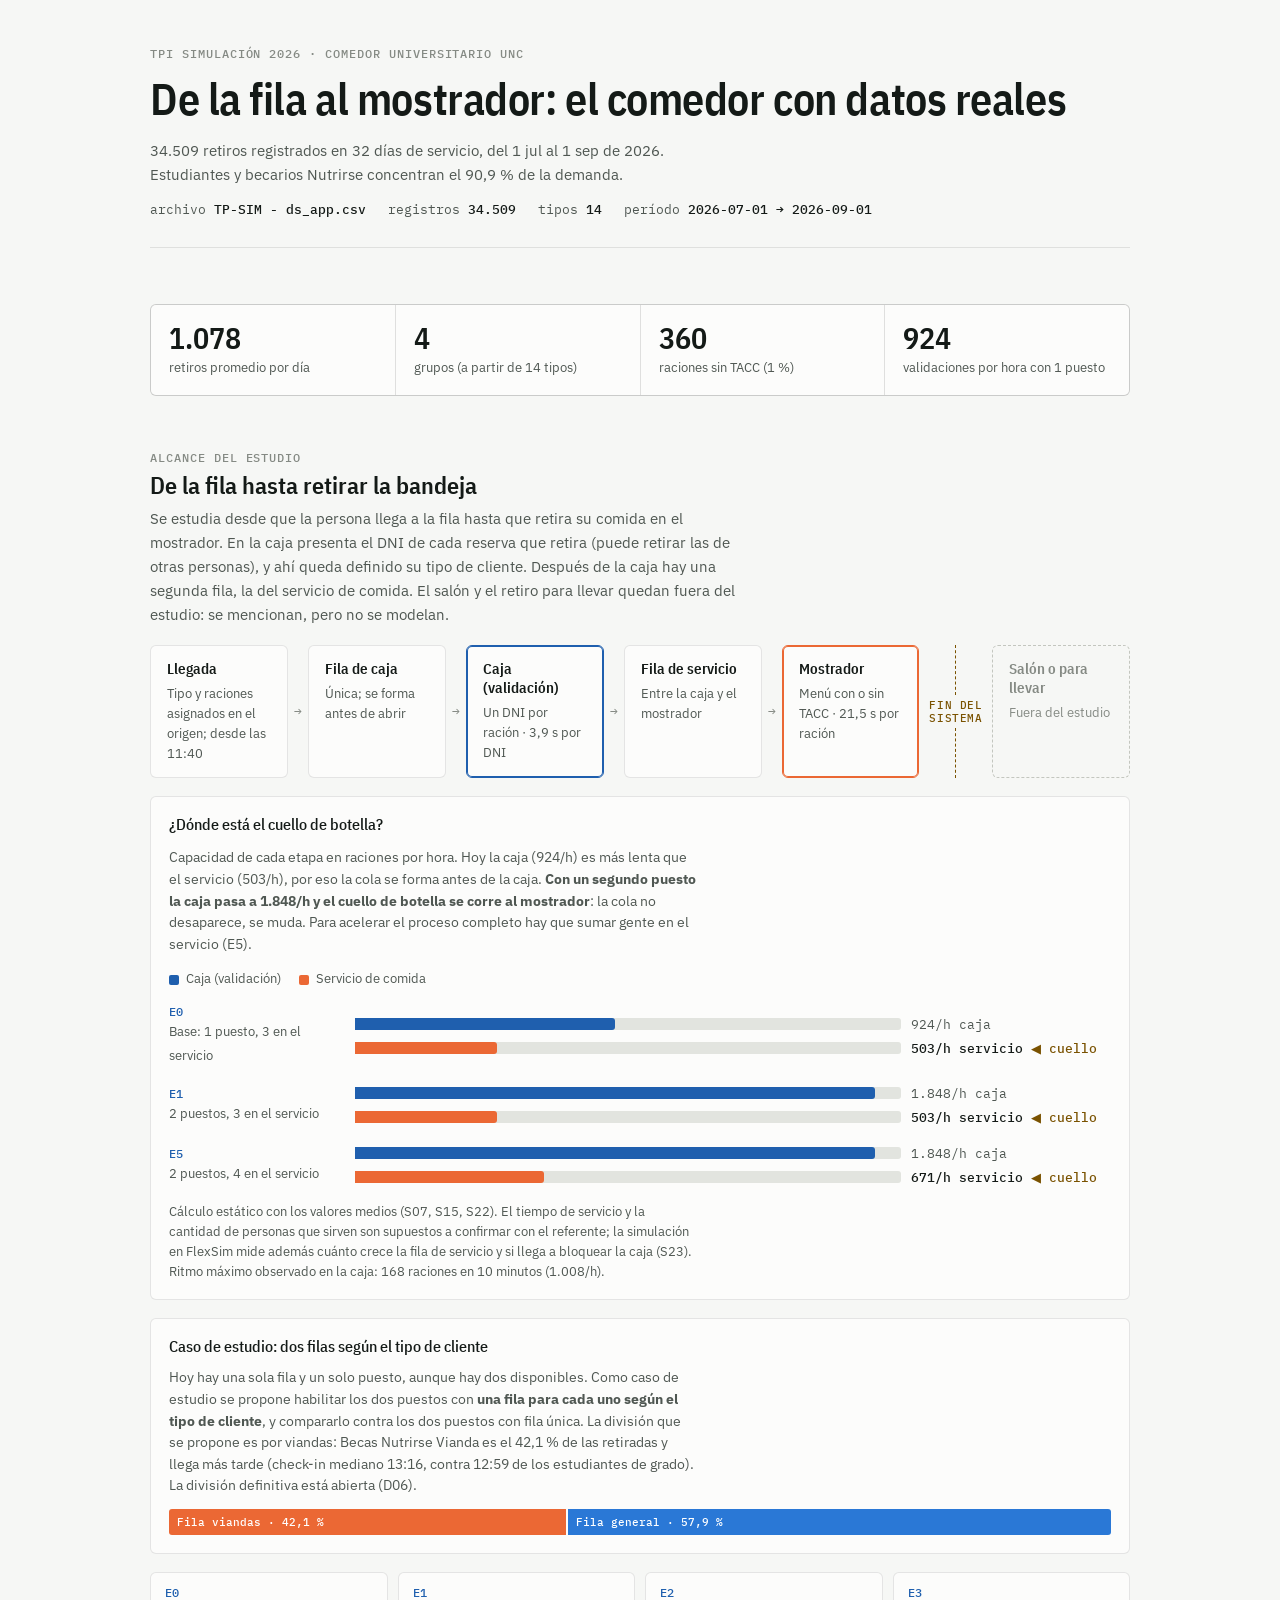
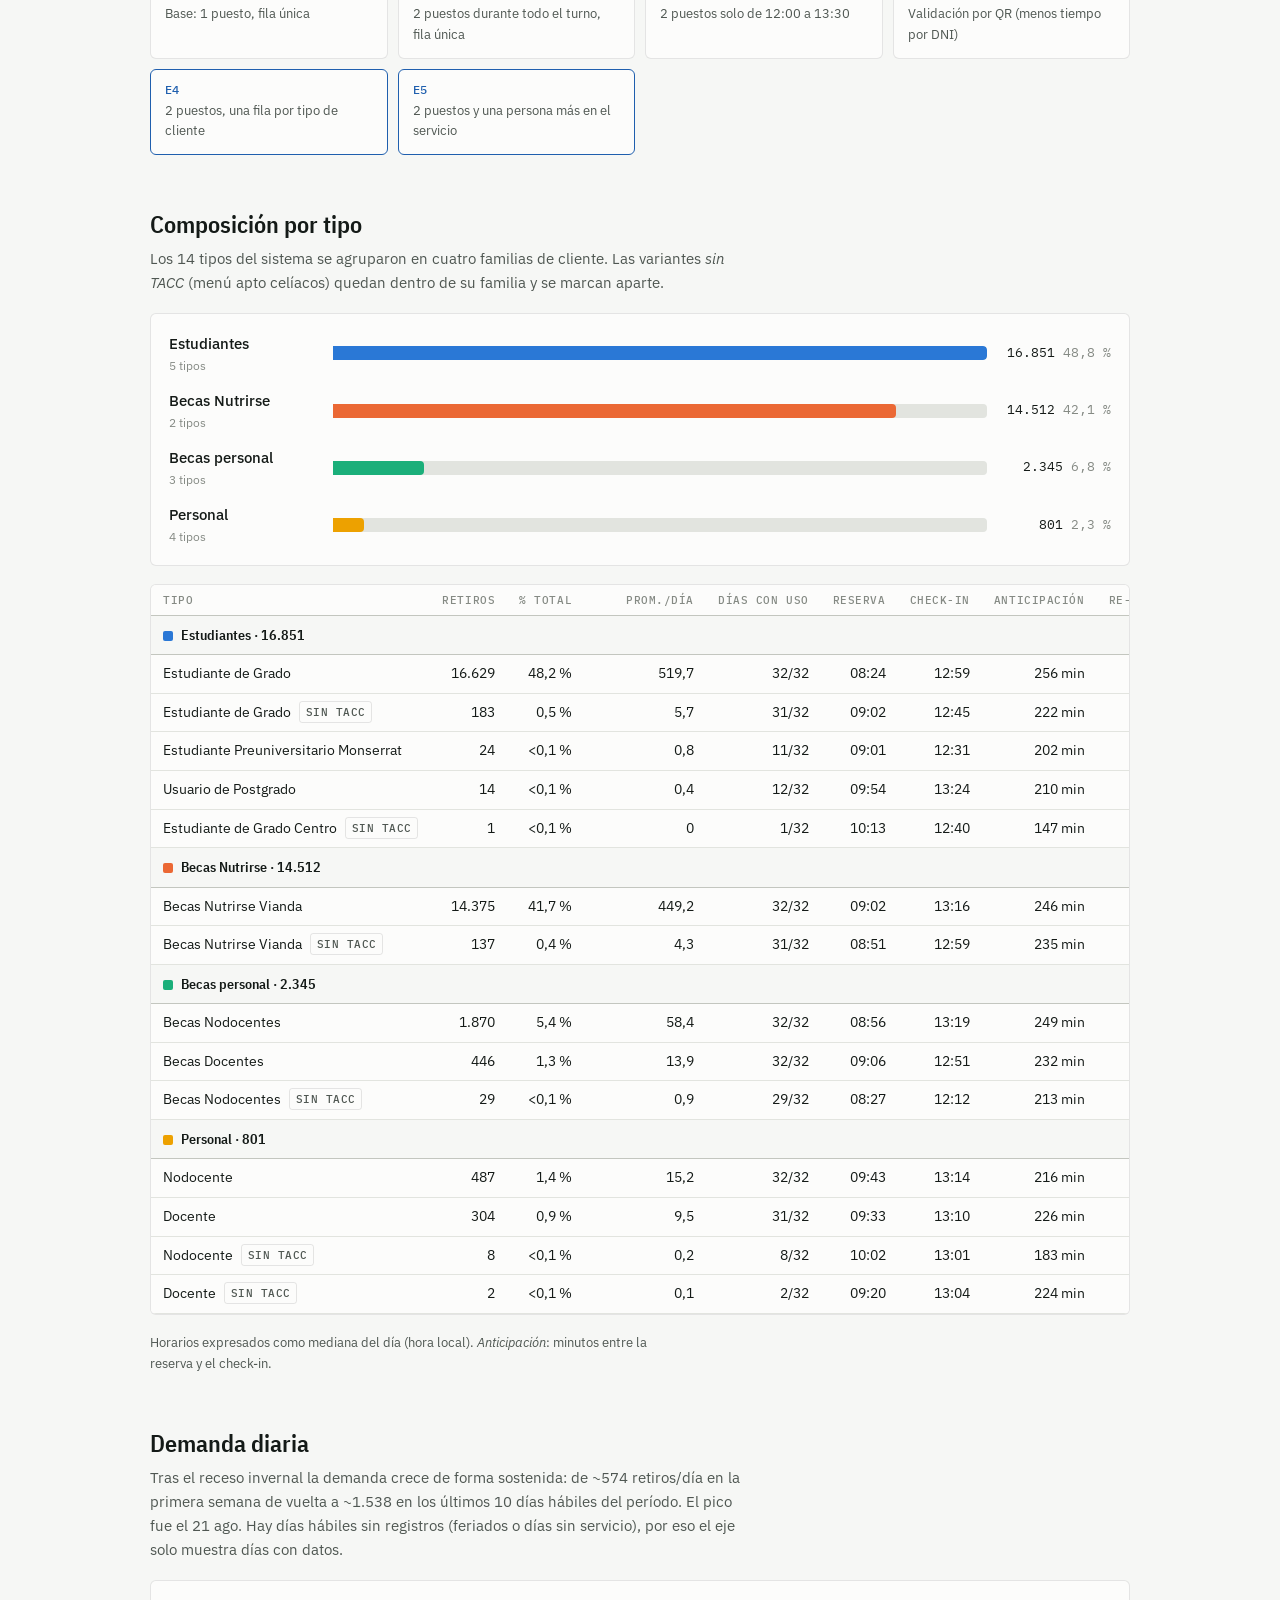
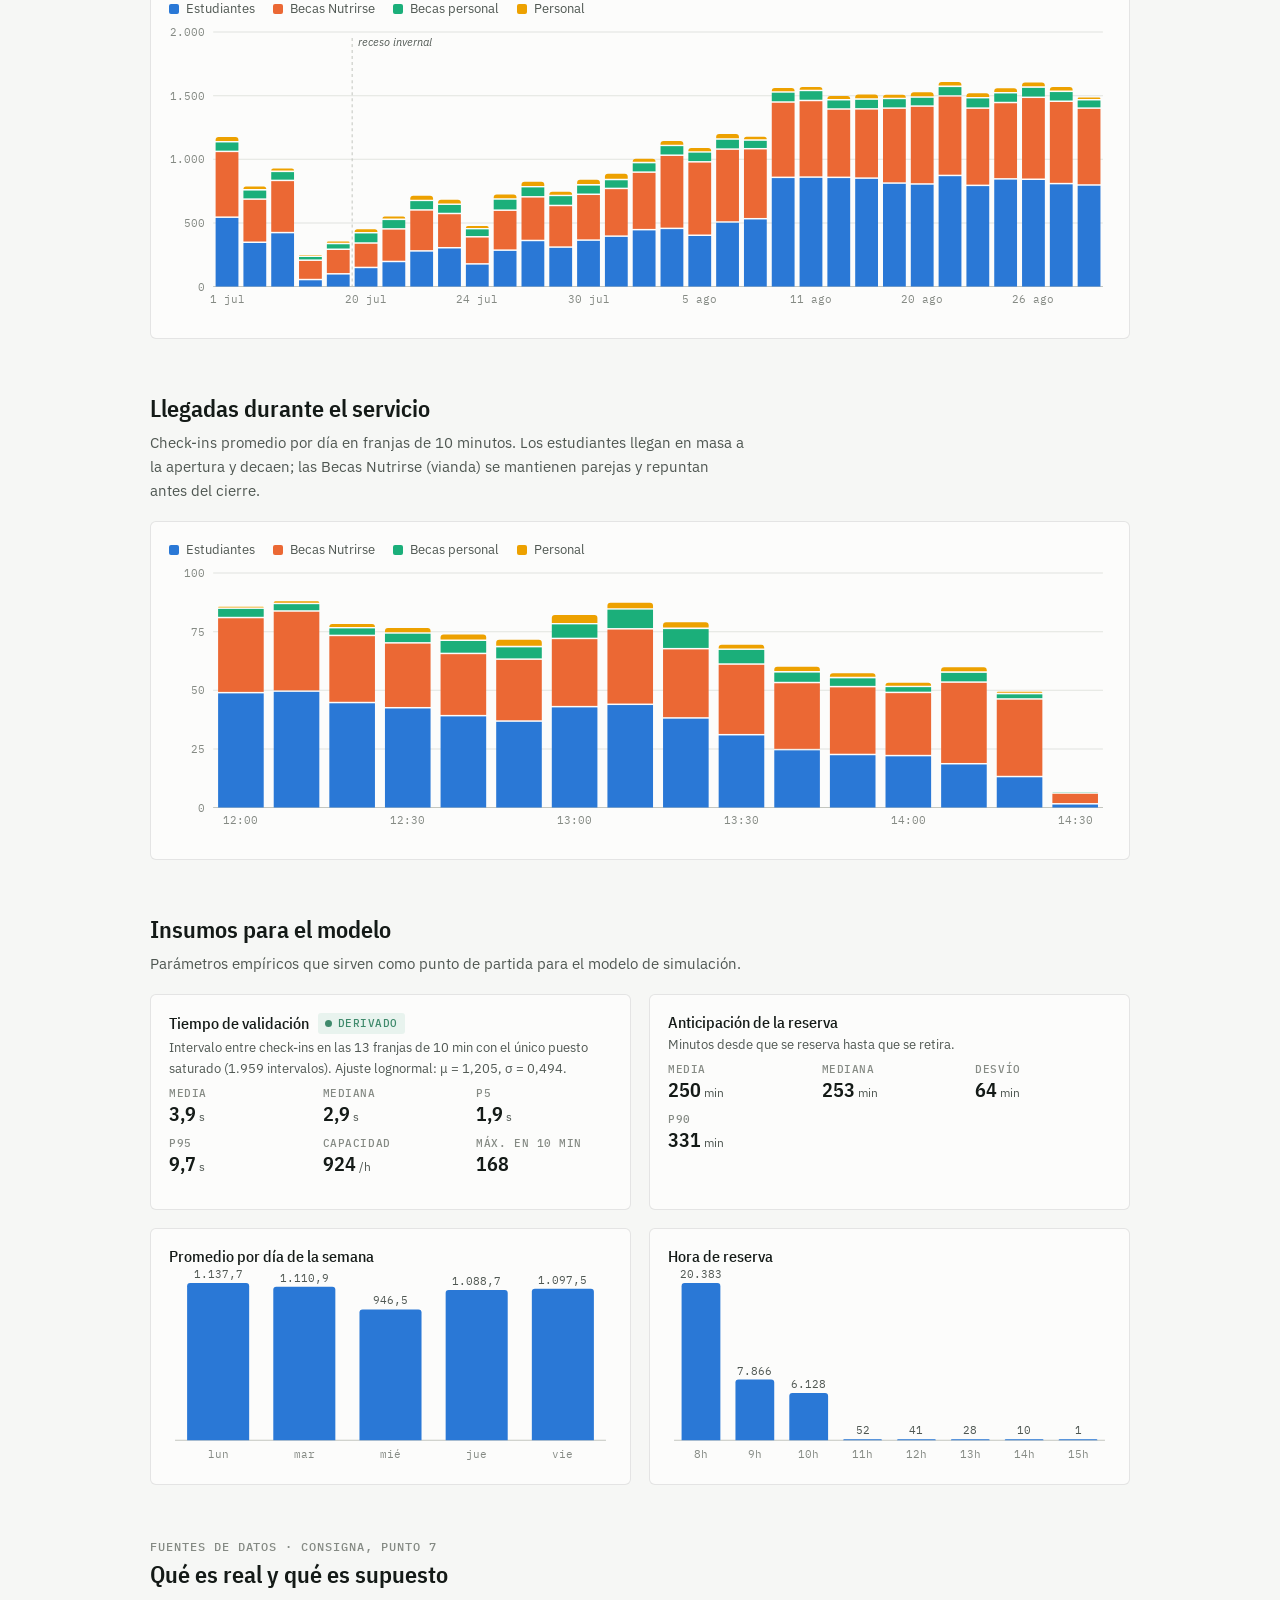
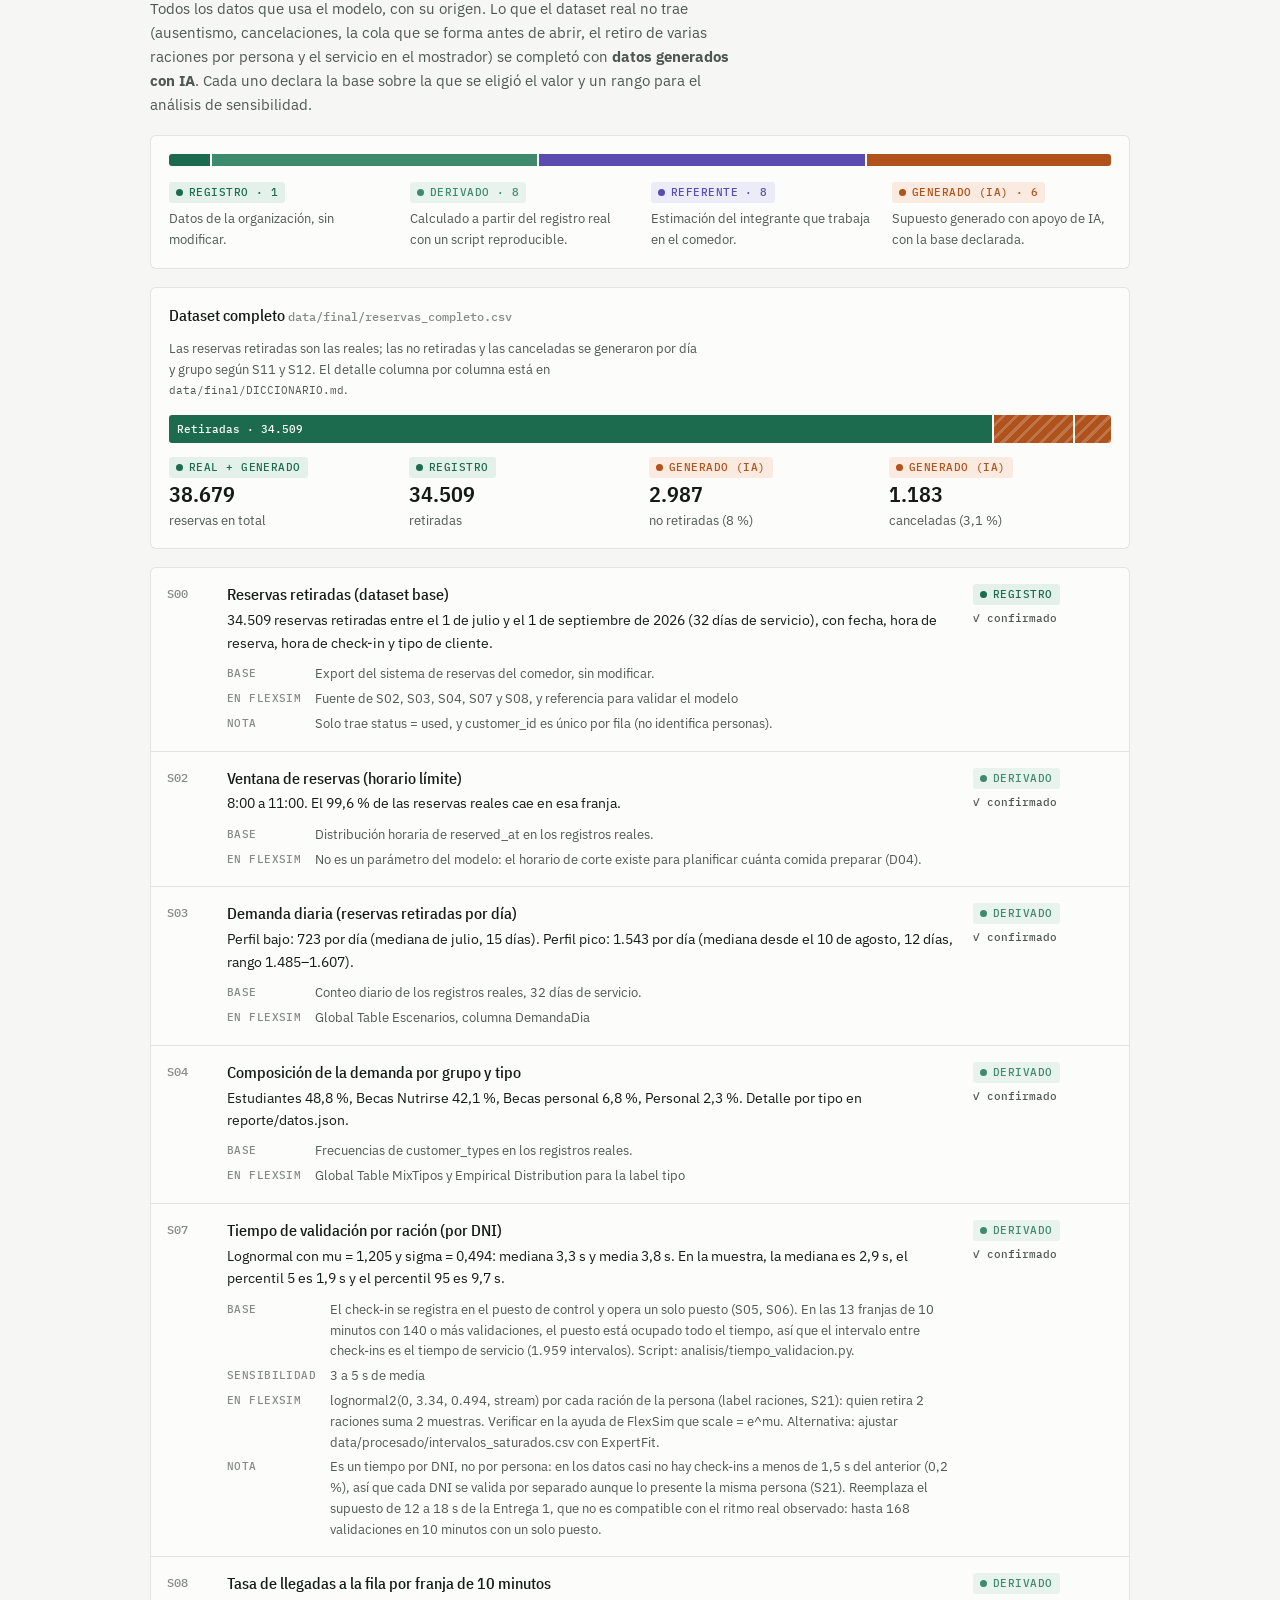
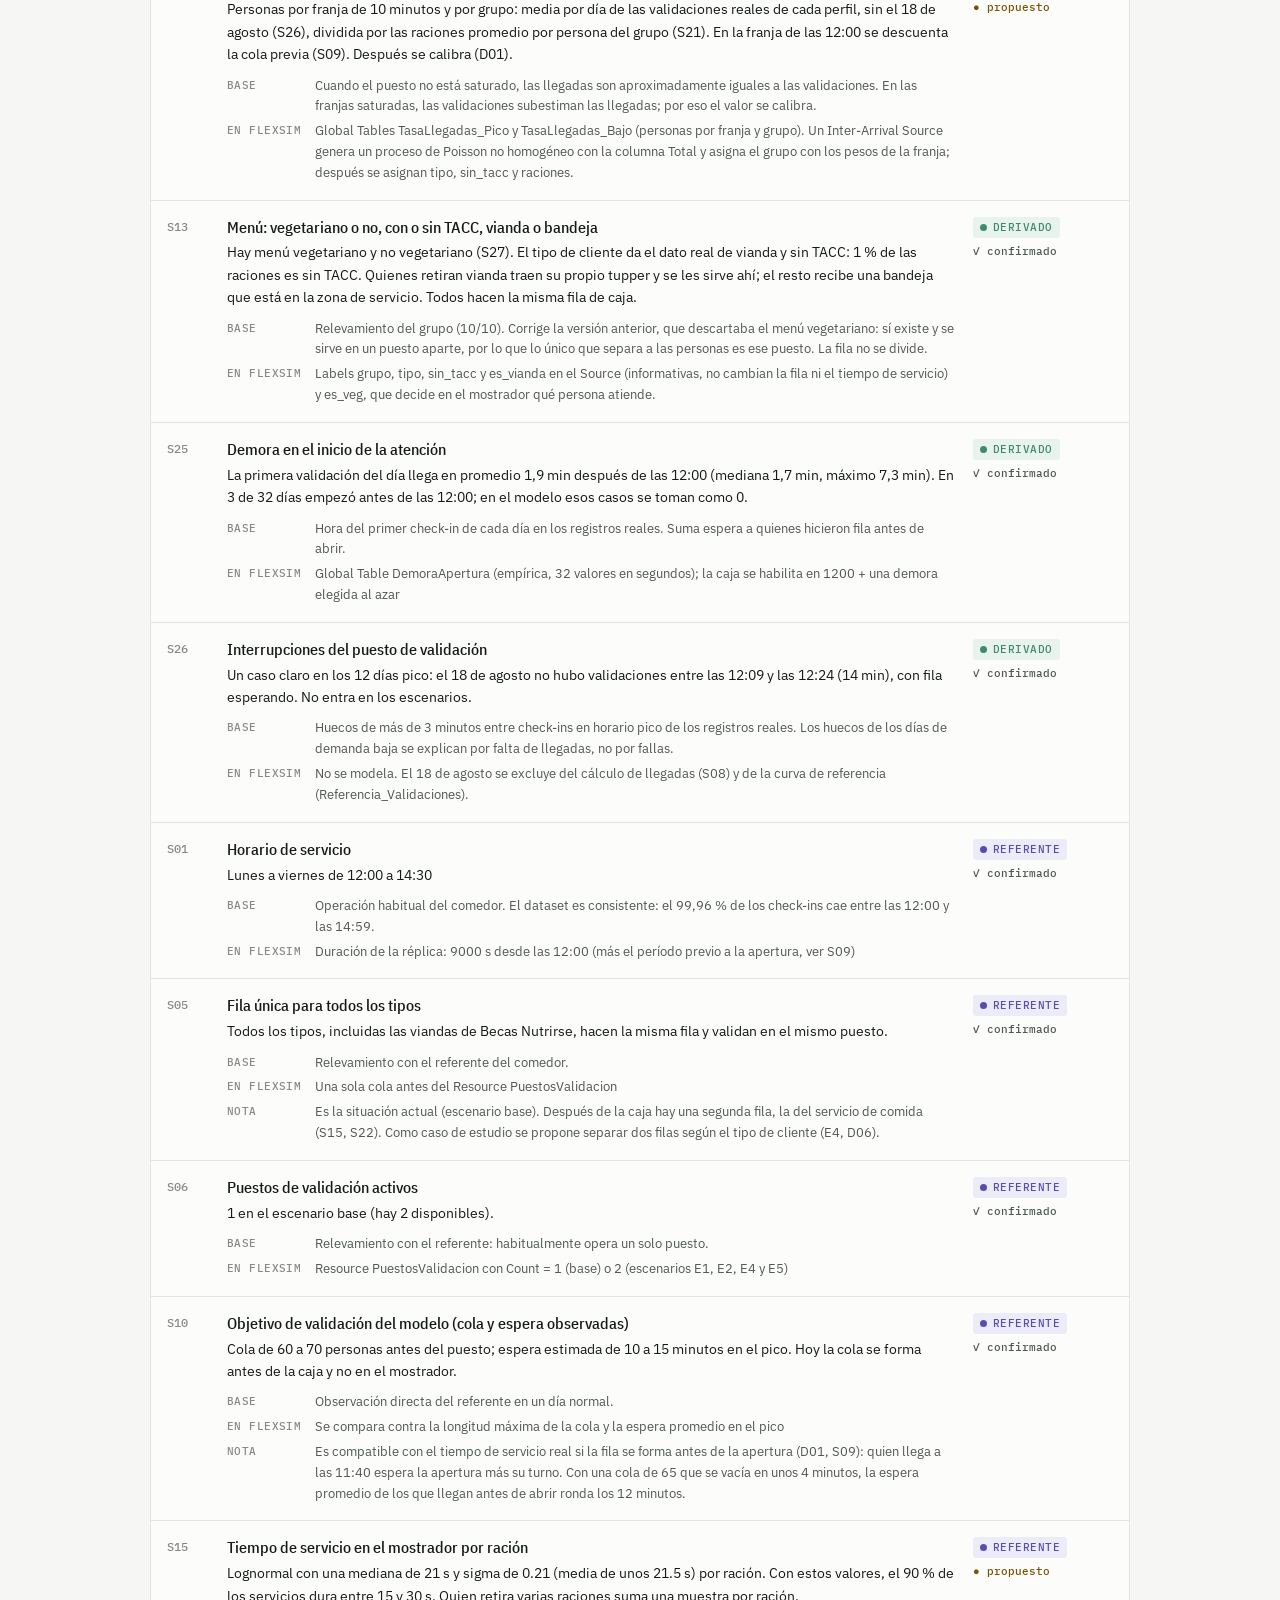
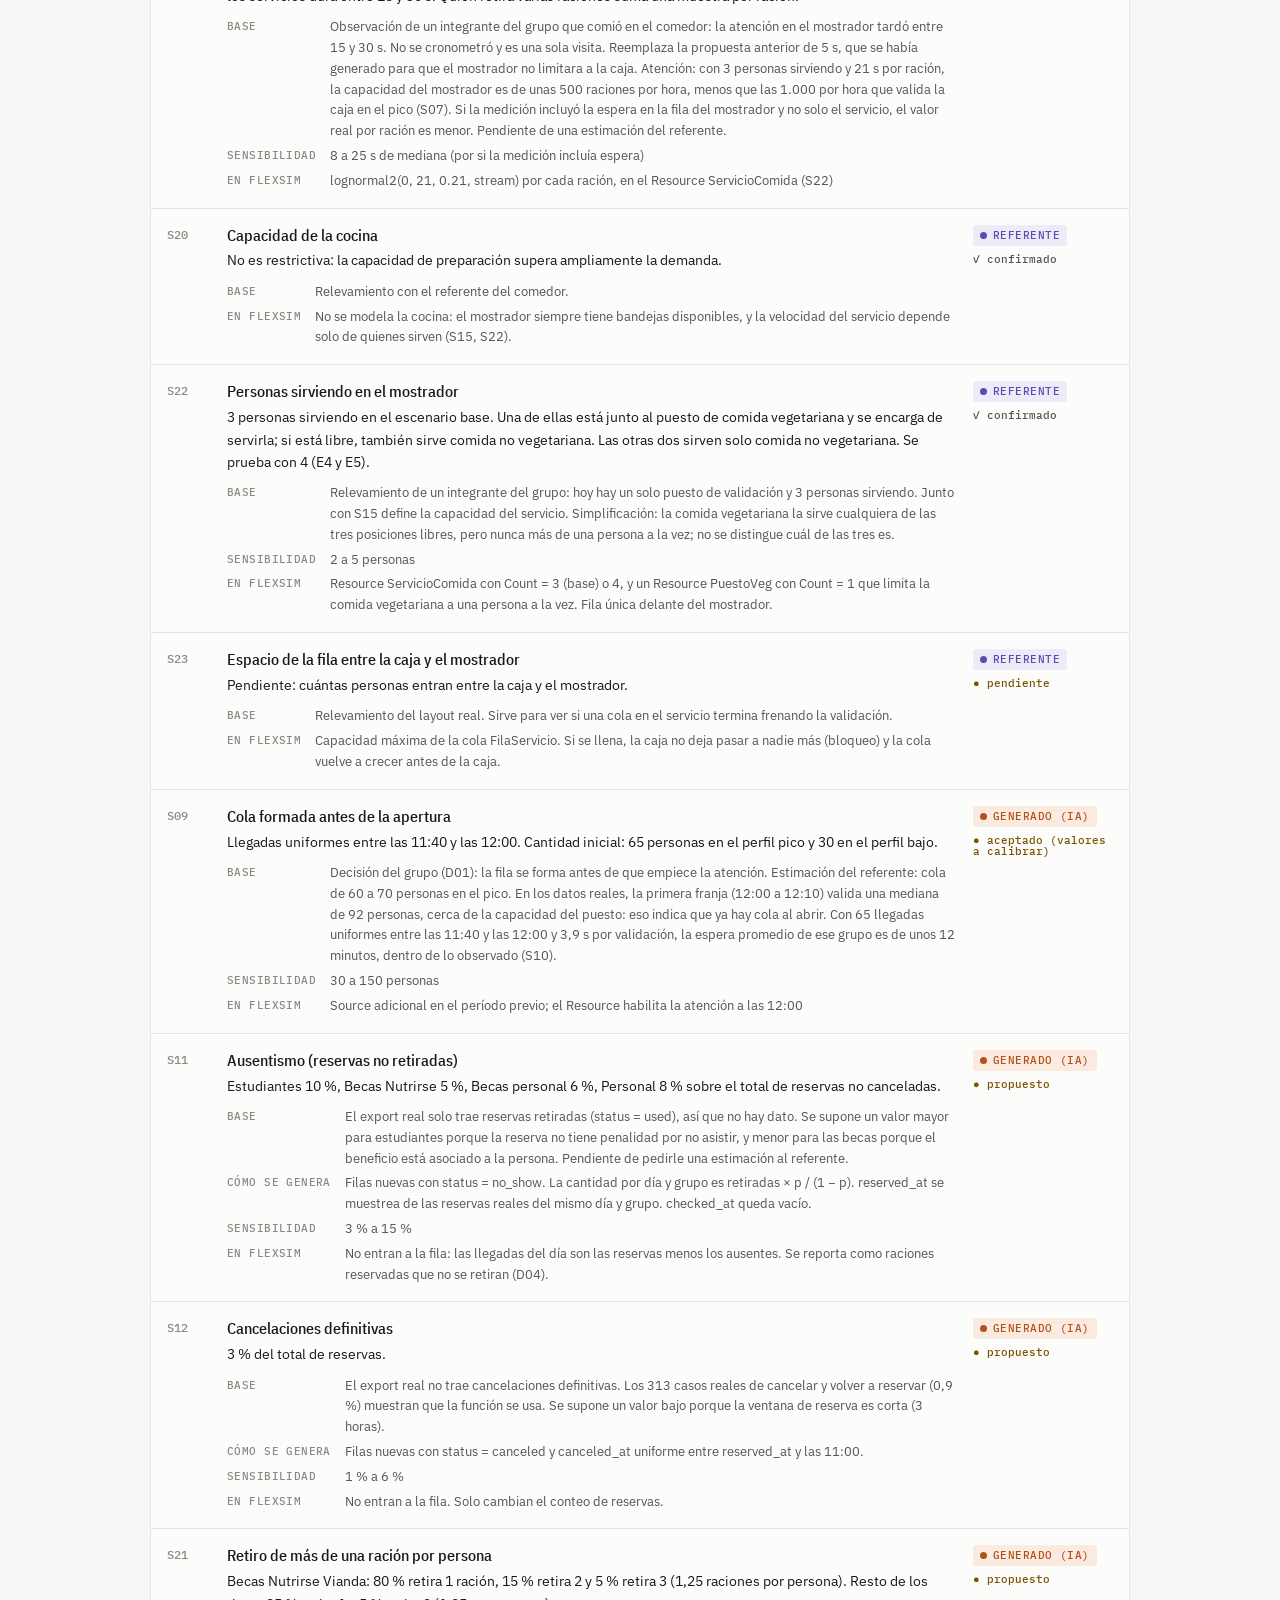
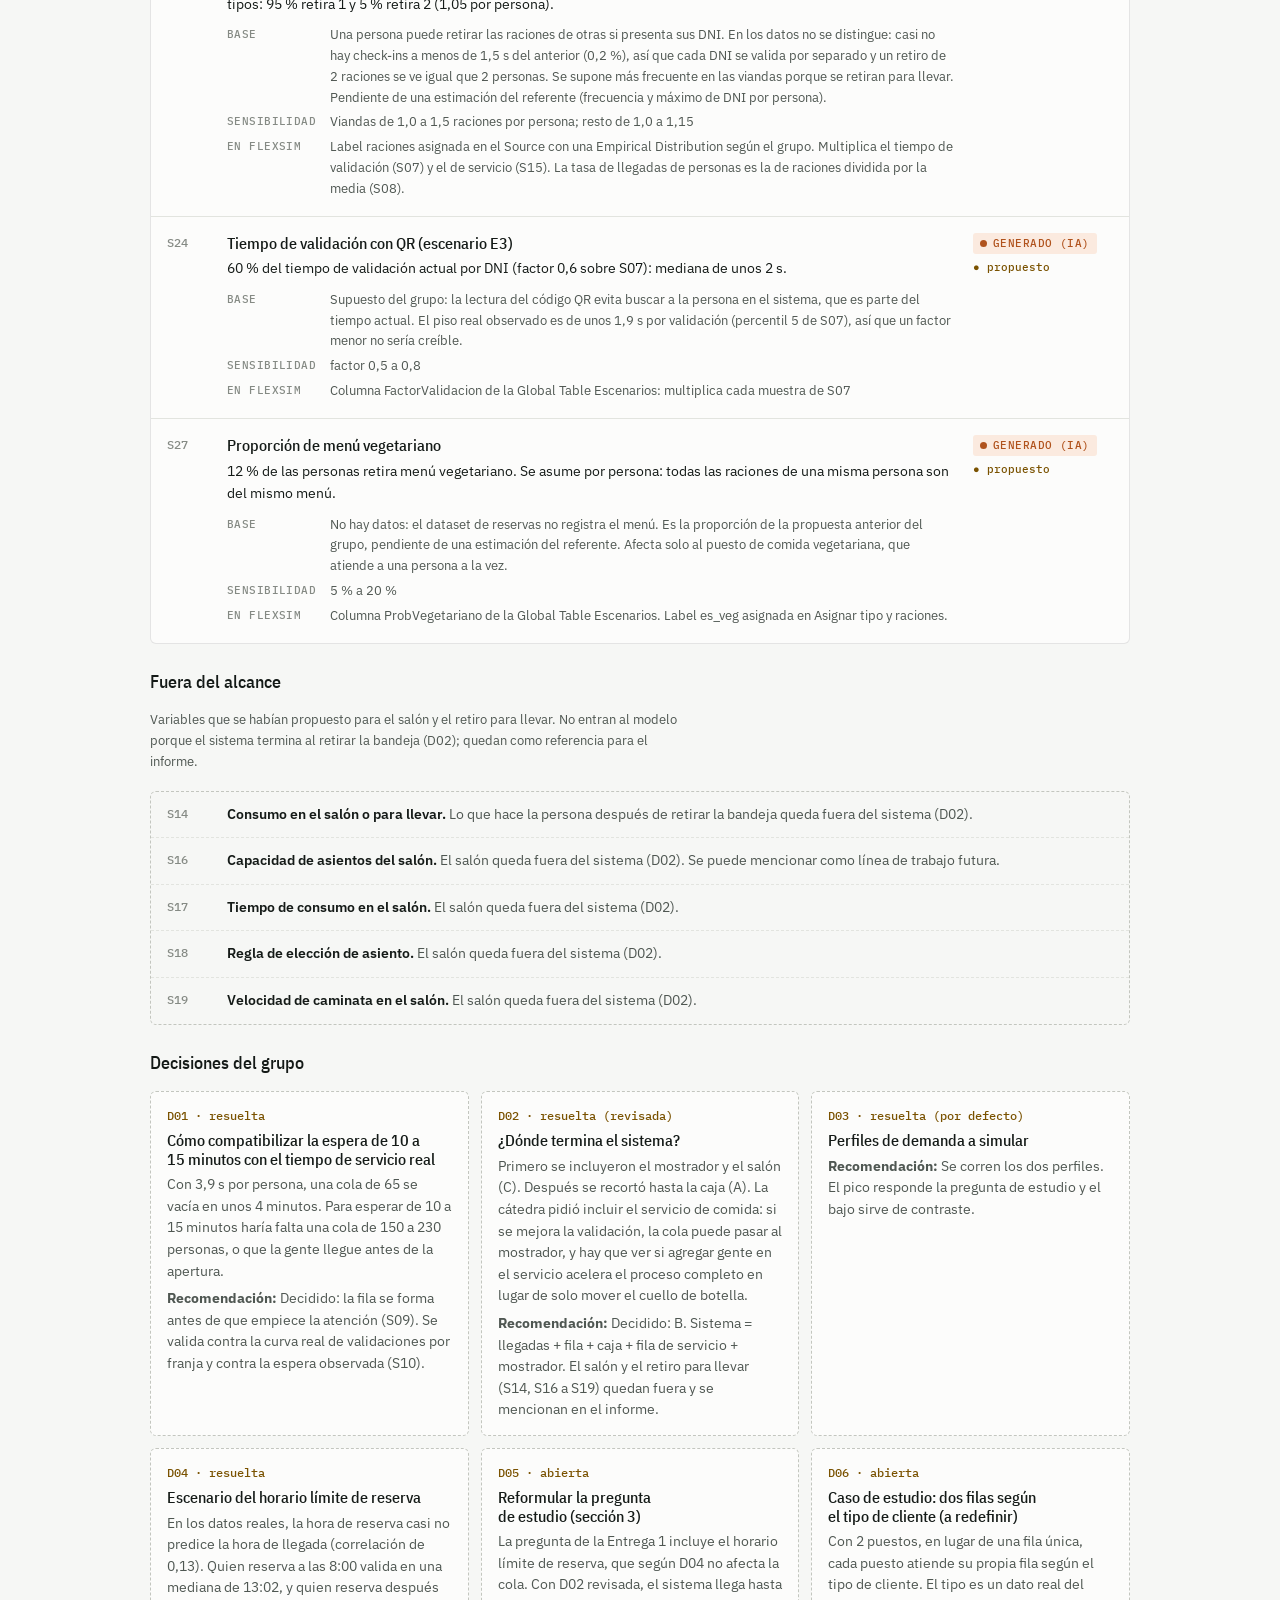
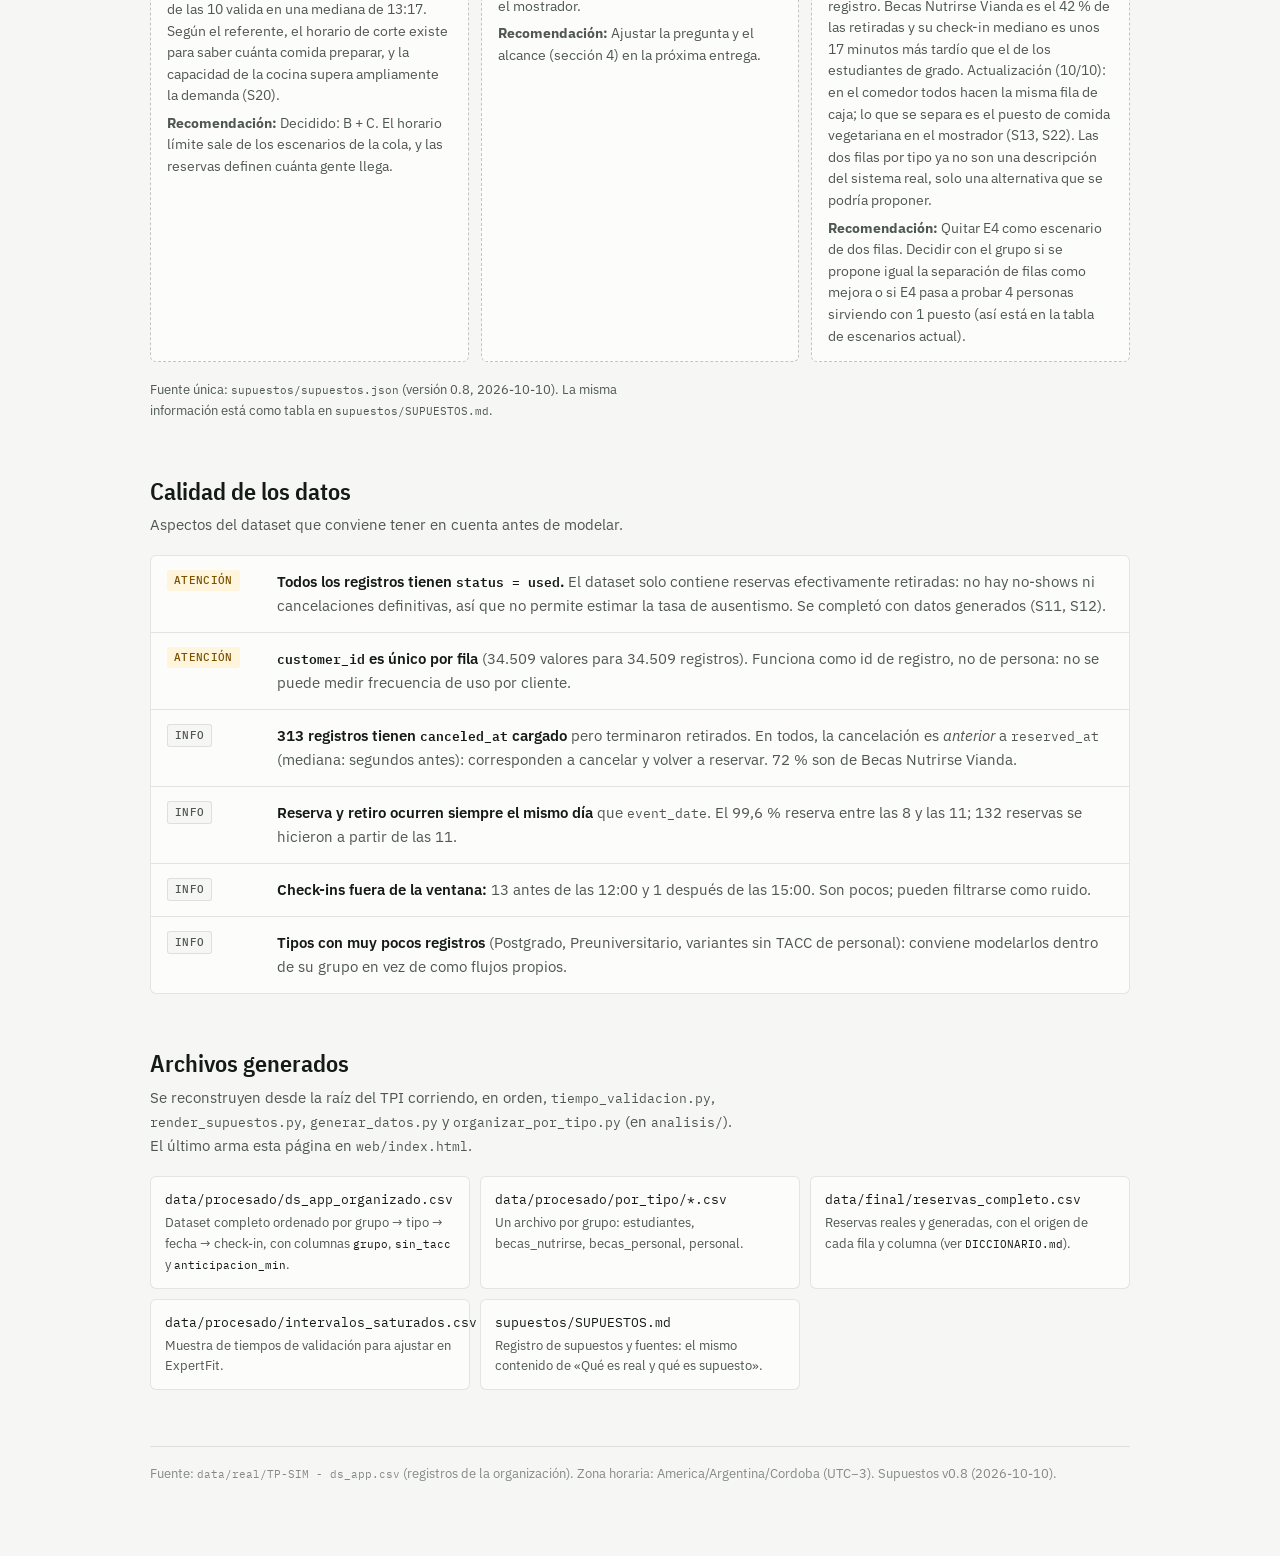
<file: web/index.html>
<!doctype html>
<html lang="es">
<head>
<meta charset="utf-8">
<meta name="viewport" content="width=device-width, initial-scale=1">
<title>Fila del comedor UNC</title>
<meta name="description" content="TPI Simulación 2026: datos, alcance y supuestos del modelo de la fila de validación y del servicio de comida del Comedor Universitario UNC.">
<link rel="icon" href="data:image/svg+xml,%3Csvg xmlns='http://www.w3.org/2000/svg' viewBox='0 0 16 16'%3E%3Crect x='1' y='9' width='3' height='6' rx='1' fill='%232a78d6'/%3E%3Crect x='6.5' y='5' width='3' height='10' rx='1' fill='%232a78d6'/%3E%3Crect x='12' y='1' width='3' height='14' rx='1' fill='%23eb6834'/%3E%3C/svg%3E">
<link rel="preconnect" href="https://fonts.googleapis.com">
<link rel="preconnect" href="https://fonts.gstatic.com" crossorigin>
<link rel="stylesheet" href="https://fonts.googleapis.com/css2?family=IBM+Plex+Mono:wght@400;500&family=IBM+Plex+Sans+Condensed:wght@500;600&family=IBM+Plex+Sans:wght@400;500;600&display=swap">
<style>
:root{
  --ground:#f6f7f5; --surface:#fcfcfb; --ink:#141a17; --ink-2:#4f5752; --muted:#858a84;
  --grid:#e2e4df; --axis:#c3c6bf; --line:rgba(20,26,23,.10); --accent:#1f5fae;
  --s1:#2a78d6; --s2:#eb6834; --s3:#1baf7a; --s4:#eda100;
  --warn-bg:#fff4dc; --warn-ink:#7a5200;
  --sans:"IBM Plex Sans",system-ui,-apple-system,"Segoe UI",sans-serif;
  --cond:"IBM Plex Sans Condensed","Arial Narrow",system-ui,sans-serif;
  --mono:"IBM Plex Mono",ui-monospace,"Cascadia Mono",Consolas,monospace;
}
@media (prefers-color-scheme: dark){
  :root:not([data-theme="light"]){
    color-scheme:dark;
    --ground:#101311; --surface:#191c1a; --ink:#f1f3ef; --ink-2:#c1c6bf; --muted:#8a8f88;
    --grid:#2a2e2b; --axis:#3a3f3b; --line:rgba(255,255,255,.10); --accent:#7fb0ef;
    --s1:#3987e5; --s2:#d95926; --s3:#199e70; --s4:#c98500;
    --warn-bg:#2f2610; --warn-ink:#f2c35e;
  }
}
:root[data-theme="dark"]{
  color-scheme:dark;
  --ground:#101311; --surface:#191c1a; --ink:#f1f3ef; --ink-2:#c1c6bf; --muted:#8a8f88;
  --grid:#2a2e2b; --axis:#3a3f3b; --line:rgba(255,255,255,.10); --accent:#7fb0ef;
  --s1:#3987e5; --s2:#d95926; --s3:#199e70; --s4:#c98500;
  --warn-bg:#2f2610; --warn-ink:#f2c35e;
}
*{box-sizing:border-box}
body{background:var(--ground);color:var(--ink);font:15px/1.6 var(--sans);padding-inline:16px;padding-block:40px 64px}
.page{max-width:980px;margin:0 auto;display:flex;flex-direction:column;gap:56px}
h1,h2,h3{font-family:var(--cond);font-weight:600;line-height:1.15;text-wrap:balance;margin:0}
h1{font-size:clamp(30px,5vw,44px);letter-spacing:-.01em}
h2{font-size:24px}
h3{font-size:16px;font-weight:500}
p{margin:0;max-width:66ch;color:var(--ink-2)}
.eyebrow{font:500 12px/1 var(--mono);letter-spacing:.08em;text-transform:uppercase;color:var(--muted)}
.num{font-variant-numeric:tabular-nums}
code,.mono{font-family:var(--mono);font-size:.88em}

header{display:flex;flex-direction:column;gap:14px;padding-bottom:28px;border-bottom:1px solid var(--line)}
.meta{display:flex;flex-wrap:wrap;gap:6px 22px;font:13px/1.4 var(--mono);color:var(--ink-2)}
.meta b{font-weight:500;color:var(--ink)}

.figs{display:grid;grid-template-columns:repeat(4,1fr);gap:1px;background:var(--line);border:1px solid var(--line);border-radius:6px;overflow:hidden}
.fig{background:var(--surface);padding:16px 18px;display:flex;flex-direction:column;gap:4px}
.fig .v{font:600 30px/1.1 var(--cond)}
.fig .l{font-size:13px;color:var(--ink-2)}
@media (max-width:720px){.figs{grid-template-columns:repeat(2,1fr)}}

section{display:flex;flex-direction:column;gap:18px}
.sec-head{display:flex;flex-direction:column;gap:8px}
.panel{background:var(--surface);border:1px solid var(--line);border-radius:6px;padding:18px}

.legend{display:flex;flex-wrap:wrap;gap:6px 18px;font-size:13px;color:var(--ink-2)}
.legend span{display:inline-flex;align-items:center;gap:7px}
.legend i{width:10px;height:10px;border-radius:2px;display:inline-block}

/* composición por grupo */
.groups{display:flex;flex-direction:column;gap:14px}
.grow{display:grid;grid-template-columns:150px 1fr 110px;gap:14px;align-items:center}
.grow .name{font-weight:500}
.grow .name small{display:block;font-weight:400;font-size:12px;color:var(--muted)}
.track{height:14px;background:var(--grid);border-radius:0 4px 4px 0;overflow:hidden}
.track div{height:100%;border-radius:0 4px 4px 0}
.grow .val{text-align:right;font-family:var(--mono);font-size:13px}
.grow .val span{color:var(--muted)}
@media (max-width:560px){.grow{grid-template-columns:1fr 90px}.grow .track{grid-column:1/-1;grid-row:2}}

/* tabla */
.tbl-wrap{overflow-x:auto;border:1px solid var(--line);border-radius:6px;background:var(--surface)}
table{border-collapse:collapse;width:100%;min-width:760px;font-size:13.5px}
th,td{padding:8px 12px;text-align:right;white-space:nowrap}
th{font:500 11px/1.3 var(--mono);letter-spacing:.05em;text-transform:uppercase;color:var(--muted);border-bottom:1px solid var(--axis);vertical-align:bottom}
td{border-bottom:1px solid var(--grid);font-variant-numeric:tabular-nums}
th:first-child,td:first-child{text-align:left}
tr.gh td{background:var(--ground);font-family:var(--cond);font-weight:600;font-size:14px;border-bottom:1px solid var(--axis)}
tr.gh td i{width:10px;height:10px;border-radius:2px;display:inline-block;margin-right:8px;vertical-align:-1px}
.tag{font:500 10.5px/1 var(--mono);letter-spacing:.04em;padding:3px 6px;border-radius:3px;border:1px solid var(--line);color:var(--ink-2);margin-left:8px;vertical-align:1px}
td.bar{width:120px;padding-right:18px}
td.bar div{height:8px;border-radius:0 3px 3px 0}

/* charts */
.chart{position:relative;width:100%}
.chart svg{display:block;width:100%;height:auto;overflow:visible}
.chart text{fill:var(--muted);font:11px var(--mono)}
.chart .gl{stroke:var(--grid);stroke-width:1}
.chart .bl{stroke:var(--axis);stroke-width:1}
.chart .note{fill:var(--ink-2);font:italic 11px var(--sans)}
.chart .hit{fill:transparent;cursor:crosshair}
.chart .hit:hover{fill:var(--line)}
.tip{position:absolute;pointer-events:none;background:var(--surface);border:1px solid var(--line);box-shadow:0 6px 20px rgba(0,0,0,.12);border-radius:6px;padding:10px 12px;font-size:12.5px;min-width:170px;z-index:5}
.tip b{display:block;font:500 12px var(--mono);margin-bottom:6px;color:var(--ink)}
.tip div{display:flex;justify-content:space-between;gap:14px;color:var(--ink-2)}
.tip div span:last-child{font-family:var(--mono);color:var(--ink)}
.tip i{width:8px;height:8px;border-radius:2px;display:inline-block;margin-right:6px}
.tip .tot{border-top:1px solid var(--grid);margin-top:5px;padding-top:5px}

.two{display:grid;grid-template-columns:1fr 1fr;gap:18px}
@media (max-width:760px){.two{grid-template-columns:1fr}}

.stats{display:grid;grid-template-columns:repeat(auto-fit,minmax(130px,1fr));gap:10px 18px;margin-top:6px}
.stats div{display:flex;flex-direction:column;gap:2px}
.stats dt{font:500 11px var(--mono);letter-spacing:.05em;text-transform:uppercase;color:var(--muted)}
.stats dd{margin:0;font:600 20px/1.2 var(--cond)}
.stats dd small{font:400 12px var(--sans);color:var(--ink-2);margin-left:3px}

.obs{display:flex;flex-direction:column;gap:0;margin:0;padding:0;border:1px solid var(--line);border-radius:6px;background:var(--surface)}
.obs li{list-style:none;display:grid;grid-template-columns:96px 1fr;gap:14px;padding:14px 16px;border-bottom:1px solid var(--grid)}
.obs li:last-child{border-bottom:0}
.pill{align-self:start;justify-self:start;font:500 11px/1 var(--mono);padding:5px 7px;border-radius:3px;background:var(--warn-bg);color:var(--warn-ink);letter-spacing:.03em}
.pill.info{background:var(--ground);color:var(--ink-2);border:1px solid var(--line)}
.obs p{max-width:none}
.obs strong{color:var(--ink);font-weight:600}
@media (max-width:520px){.obs li{grid-template-columns:1fr;gap:8px}}

.files{display:grid;grid-template-columns:repeat(auto-fit,minmax(260px,1fr));gap:10px}
.files div{padding:12px 14px;border:1px solid var(--line);border-radius:6px;background:var(--surface);display:flex;flex-direction:column;gap:3px}
.files code{color:var(--ink)}
.files span{font-size:13px;color:var(--ink-2)}
/* origen de los datos */
:root{--o-registro:#1d6b4f;--o-derivado:#3f8a6c;--o-referente:#5b4bb0;--o-generado:#b0521c;--o-registro-bg:#e3f1ea;--o-derivado-bg:#e8f3ee;--o-referente-bg:#ecebf8;--o-generado-bg:#fbeadf;--o-on:#fff}
@media (prefers-color-scheme: dark){:root:not([data-theme="light"]){--o-registro:#6fd0a6;--o-derivado:#8fd6b8;--o-referente:#aea5f0;--o-generado:#f2a06d;--o-registro-bg:#16302a;--o-derivado-bg:#18302a;--o-referente-bg:#252240;--o-generado-bg:#3a2415;--o-on:#101311}}
:root[data-theme="dark"]{--o-registro:#6fd0a6;--o-derivado:#8fd6b8;--o-referente:#aea5f0;--o-generado:#f2a06d;--o-registro-bg:#16302a;--o-derivado-bg:#18302a;--o-referente-bg:#252240;--o-generado-bg:#3a2415;--o-on:#101311}
.origin-bar{display:flex;height:12px;border-radius:3px;overflow:hidden;gap:2px}
.origin-bar div{height:100%}
.origin-keys{display:grid;grid-template-columns:repeat(auto-fit,minmax(200px,1fr));gap:14px 22px}
.origin-keys div{display:flex;flex-direction:column;gap:6px;align-items:flex-start}
.origin-keys p{font-size:13px}
.ob{display:inline-flex;align-items:center;gap:6px;font:500 11px/1 var(--mono);letter-spacing:.04em;text-transform:uppercase;padding:5px 7px;border-radius:3px;white-space:nowrap}
.ob::before{content:"";width:7px;height:7px;border-radius:50%;background:currentColor}
.ob.registro{color:var(--o-registro);background:var(--o-registro-bg)}
.ob.derivado{color:var(--o-derivado);background:var(--o-derivado-bg)}
.ob.referente{color:var(--o-referente);background:var(--o-referente-bg)}
.ob.generado{color:var(--o-generado);background:var(--o-generado-bg)}
.sups{display:flex;flex-direction:column;border:1px solid var(--line);border-radius:6px;background:var(--surface)}
.sup{display:grid;grid-template-columns:44px 1fr 140px;gap:6px 16px;padding:16px;border-bottom:1px solid var(--grid)}
.sup:last-child{border-bottom:0}
.sup .id{font:500 12px/1.7 var(--mono);color:var(--muted)}
.sup h3{font-size:15.5px;line-height:1.35}
.sup .val{color:var(--ink);font-size:14px;max-width:none}
.sup dl{margin:6px 0 0;display:grid;grid-template-columns:max-content 1fr;gap:4px 14px;font-size:13px}
.sup dt{color:var(--muted);font:500 10.5px/1.9 var(--mono);text-transform:uppercase;letter-spacing:.04em}
.sup dd{margin:0;color:var(--ink-2)}
.sup .side{display:flex;flex-direction:column;gap:8px;align-items:flex-start}
.st{font:500 11px/1 var(--mono);color:var(--ink-2)}
.st.pend{color:var(--warn-ink)}
.sup-body{display:flex;flex-direction:column;gap:4px;min-width:0}
@media (max-width:640px){.sup{grid-template-columns:1fr}.sup .side{flex-direction:row;flex-wrap:wrap;align-items:center}.sup dl{grid-template-columns:1fr;gap:0 0}.sup dd{margin-bottom:6px}}
.full{display:flex;flex-direction:column;gap:14px}
.full-bar{display:flex;height:28px;gap:2px}
.full-bar div{height:100%;display:flex;align-items:center;padding-left:8px;font:500 11px var(--mono);color:var(--o-on);white-space:nowrap;overflow:hidden;min-width:0}
.full-bar div:first-child{border-radius:3px 0 0 3px}
.full-bar div:last-child{border-radius:0 3px 3px 0}
.full-bar .gen{background:repeating-linear-gradient(135deg,var(--o-generado) 0 6px,color-mix(in srgb,var(--o-generado) 80%,var(--surface)) 6px 9px)}
.full-stats{display:grid;grid-template-columns:repeat(auto-fit,minmax(150px,1fr));gap:12px 18px}
.full-stats div{display:flex;flex-direction:column;gap:4px;align-items:flex-start}
.full-stats b{font:600 22px/1.1 var(--cond);font-variant-numeric:tabular-nums}
.full-stats span:last-child{font-size:12.5px;color:var(--ink-2)}
.dec{display:grid;grid-template-columns:repeat(auto-fit,minmax(280px,1fr));gap:12px}
.dec > div{padding:14px 16px;border:1px dashed var(--axis);border-radius:6px;background:var(--surface);display:flex;flex-direction:column;gap:6px}
.dec p{font-size:13.5px}
.dec b{font-family:var(--mono);font-weight:500;font-size:12px;color:var(--warn-ink)}
footer{font-size:12.5px;color:var(--muted);border-top:1px solid var(--line);padding-top:16px}
/* alcance */
.flow{display:flex;align-items:stretch;gap:0;flex-wrap:wrap}
.flow .step{flex:1 1 110px;min-width:0;display:flex;flex-direction:column;gap:4px;padding:14px 16px;background:var(--surface);border:1px solid var(--line);border-radius:6px}
.flow .step b{font:600 15px/1.25 var(--cond)}
.flow .step span{font-size:12.5px;color:var(--ink-2)}
.flow .step.key{border-color:var(--accent);box-shadow:inset 0 0 0 1px var(--accent)}
.flow .step.out{background:transparent;border-style:dashed;border-color:var(--axis)}
.flow .step.out b,.flow .step.out span{color:var(--muted)}
.flow .arr{flex:0 0 26px;display:flex;align-items:center;justify-content:center;color:var(--muted);font:13px var(--mono)}
.flow .cut{flex:0 0 auto;display:flex;flex-direction:column;align-items:center;justify-content:center;gap:4px;padding:0 10px;color:var(--warn-ink);font:500 10.5px/1.2 var(--mono);letter-spacing:.05em;text-transform:uppercase;text-align:center}
.flow .cut::before,.flow .cut::after{content:"";width:1px;flex:1;min-height:10px;border-left:1px dashed var(--warn-ink)}
.flow .step.srv{border-color:var(--s2);box-shadow:inset 0 0 0 1px var(--s2)}
.flow .arr{flex-basis:20px}
/* cuello de botella */
.cap{display:flex;flex-direction:column;gap:16px}
.cap-row{display:grid;grid-template-columns:170px 1fr;gap:6px 16px;align-items:center}
.cap-row .name b{display:block;font:500 12px var(--mono);color:var(--accent)}
.cap-row .name span{font-size:13px;color:var(--ink-2)}
.cap-bars{position:relative;display:flex;flex-direction:column;gap:4px}
.cap-bar{display:grid;grid-template-columns:minmax(0,1fr) 200px;gap:10px;align-items:center;font-size:12.5px}
.cap-bar .t{height:12px;background:var(--grid);border-radius:0 3px 3px 0;overflow:hidden}
.cap-bar .t div{height:100%;border-radius:0 3px 3px 0}
.cap-bar .v{font-family:var(--mono);color:var(--ink-2);white-space:nowrap}
.cap-bar.min .v{color:var(--ink);font-weight:500}
.cap-bar.min .v::after{content:" ◀ cuello";color:var(--warn-ink)}
@media (max-width:560px){.cap-row{grid-template-columns:1fr}.cap-bar{grid-template-columns:minmax(0,1fr) 180px;font-size:11.5px}}
@media (max-width:900px){.flow{flex-direction:column}.flow .step{flex:none}.flow .arr{flex:none;height:22px;transform:rotate(90deg)}.flow .cut{flex-direction:row;padding:8px 0}.flow .cut::before,.flow .cut::after{width:auto;height:1px;min-height:0;border-left:0;border-top:1px dashed var(--warn-ink)}}
.esc{display:grid;grid-template-columns:repeat(auto-fit,minmax(200px,1fr));gap:10px}
.esc div{padding:12px 14px;border:1px solid var(--line);border-radius:6px;background:var(--surface);display:flex;flex-direction:column;gap:4px}
.esc div.new{border-color:var(--accent)}
.esc b{font:500 12px var(--mono);color:var(--accent)}
.esc span{font-size:13px;color:var(--ink-2)}
.split{display:flex;height:26px;gap:2px}
.split div{display:flex;align-items:center;padding-left:8px;font:500 11px var(--mono);color:#fff;white-space:nowrap;overflow:hidden;min-width:0}
.split div:first-child{border-radius:3px 0 0 3px}
.split div:last-child{border-radius:0 3px 3px 0}
.fuera{margin:0;padding:0;display:flex;flex-direction:column;border:1px dashed var(--axis);border-radius:6px}
.fuera li{list-style:none;display:grid;grid-template-columns:44px 1fr;gap:6px 16px;padding:12px 16px;border-bottom:1px dashed var(--grid);font-size:13.5px;color:var(--ink-2)}
.fuera li:last-child{border-bottom:0}
.fuera .id{font:500 12px/1.7 var(--mono);color:var(--muted)}
.fuera b{color:var(--ink);font-weight:600}
</style>
</head>
<body>

<div class="page">
  <header>
    <span class="eyebrow">TPI Simulación 2026 · Comedor Universitario UNC</span>
    <h1>De la fila al mostrador: el comedor con datos reales</h1>
    <p id="lead"></p>
    <div class="meta" id="meta"></div>
  </header>

  <div class="figs" id="figs"></div>

  <section id="alcance">
    <div class="sec-head">
      <span class="eyebrow">Alcance del estudio</span>
      <h2>De la fila hasta retirar la bandeja</h2>
      <p>Se estudia desde que la persona llega a la fila hasta que retira su comida en el mostrador. En la caja presenta el DNI de cada reserva que retira (puede retirar las de otras personas), y ahí queda definido su tipo de cliente. Después de la caja hay una segunda fila, la del servicio de comida. El salón y el retiro para llevar quedan fuera del estudio: se mencionan, pero no se modelan.</p>
    </div>
    <div class="flow" role="img" aria-label="Flujo del sistema: llegada, fila, caja, fila de servicio y mostrador dentro del alcance; salón fuera">
      <div class="step"><b>Llegada</b><span>Tipo y raciones asignados en el origen; desde las 11:40</span></div>
      <div class="arr">→</div>
      <div class="step"><b>Fila de caja</b><span>Única; se forma antes de abrir</span></div>
      <div class="arr">→</div>
      <div class="step key"><b>Caja (validación)</b><span>Un DNI por ración · <span id="flow-val"></span></span></div>
      <div class="arr">→</div>
      <div class="step"><b>Fila de servicio</b><span>Entre la caja y el mostrador</span></div>
      <div class="arr">→</div>
      <div class="step srv"><b>Mostrador</b><span>Menú con o sin TACC · <span id="flow-srv"></span></span></div>
      <div class="cut">fin del<br>sistema</div>
      <div class="step out"><b>Salón o para llevar</b><span>Fuera del estudio</span></div>
    </div>
    <div class="panel" style="display:flex;flex-direction:column;gap:14px">
      <h3>¿Dónde está el cuello de botella?</h3>
      <p style="font-size:13.5px" id="p-cap"></p>
      <div class="legend"><span><i style="background:var(--accent)"></i>Caja (validación)</span><span><i style="background:var(--s2)"></i>Servicio de comida</span></div>
      <div class="cap" id="cap" role="img" aria-label="Capacidad de la caja y del servicio en raciones por hora, por escenario"></div>
      <p style="font-size:12.5px" id="p-cap-nota"></p>
    </div>
    <div class="panel" style="display:flex;flex-direction:column;gap:12px">
      <h3>Caso de estudio: dos filas según el tipo de cliente</h3>
      <p style="font-size:13.5px" id="p-split"></p>
      <div class="split" id="split" role="img" aria-label="Reparto de las retiradas entre la fila de viandas y la fila general"></div>
    </div>
    <div class="esc" id="esc"></div>
  </section>

  <section>
    <div class="sec-head">
      <h2>Composición por tipo</h2>
      <p>Los 14 tipos del sistema se agruparon en cuatro familias de cliente. Las variantes <em>sin TACC</em> (menú apto celíacos) quedan dentro de su familia y se marcan aparte.</p>
    </div>
    <div class="panel groups" id="groups"></div>
    <div class="tbl-wrap"><table id="tabla"></table></div>
    <p style="font-size:13px">Horarios expresados como mediana del día (hora local). <em>Anticipación</em>: minutos entre la reserva y el check-in.</p>
  </section>

  <section>
    <div class="sec-head">
      <h2>Demanda diaria</h2>
      <p id="p-diaria"></p>
    </div>
    <div class="panel">
      <div class="legend js-legend"></div>
      <div class="chart" id="ch-diaria"></div>
    </div>
  </section>

  <section>
    <div class="sec-head">
      <h2>Llegadas durante el servicio</h2>
      <p>Check-ins promedio por día en franjas de 10 minutos. Los estudiantes llegan en masa a la apertura y decaen; las Becas Nutrirse (vianda) se mantienen parejas y repuntan antes del cierre.</p>
    </div>
    <div class="panel">
      <div class="legend js-legend"></div>
      <div class="chart" id="ch-franja"></div>
    </div>
  </section>

  <section>
    <div class="sec-head">
      <h2>Insumos para el modelo</h2>
      <p>Parámetros empíricos que sirven como punto de partida para el modelo de simulación.</p>
    </div>
    <div class="two">
      <div class="panel">
        <h3>Tiempo de validación <span class="ob derivado" style="margin-left:6px;vertical-align:2px">Derivado</span></h3>
        <p style="font-size:13px;margin-top:4px" id="p-val"></p>
        <dl class="stats" id="st-ia"></dl>
      </div>
      <div class="panel">
        <h3>Anticipación de la reserva</h3>
        <p style="font-size:13px;margin-top:4px">Minutos desde que se reserva hasta que se retira.</p>
        <dl class="stats" id="st-ant"></dl>
      </div>
      <div class="panel">
        <h3>Promedio por día de la semana</h3>
        <div class="chart" id="ch-dow"></div>
      </div>
      <div class="panel">
        <h3>Hora de reserva</h3>
        <div class="chart" id="ch-hres"></div>
      </div>
    </div>
  </section>

  <section id="origen">
    <div class="sec-head">
      <span class="eyebrow">Fuentes de datos · consigna, punto 7</span>
      <h2>Qué es real y qué es supuesto</h2>
      <p>Todos los datos que usa el modelo, con su origen. Lo que el dataset real no trae (ausentismo, cancelaciones, la cola que se forma antes de abrir, el retiro de varias raciones por persona y el servicio en el mostrador) se completó con <strong>datos generados con IA</strong>. Cada uno declara la base sobre la que se eligió el valor y un rango para el análisis de sensibilidad.</p>
    </div>
    <div class="panel" style="display:flex;flex-direction:column;gap:16px">
      <div class="origin-bar" id="origin-bar" role="img" aria-label="Cantidad de datos por origen"></div>
      <div class="origin-keys" id="origin-keys"></div>
    </div>
    <div class="panel full">
      <h3>Dataset completo <code style="font-size:12px;color:var(--muted)">data/final/reservas_completo.csv</code></h3>
      <p style="font-size:13px">Las reservas retiradas son las reales; las no retiradas y las canceladas se generaron por día y grupo según S11 y S12. El detalle columna por columna está en <code>data/final/DICCIONARIO.md</code>.</p>
      <div class="full-bar" id="full-bar" role="img" aria-label="Reservas por estado y origen"></div>
      <div class="full-stats" id="full-stats"></div>
    </div>
    <div class="sups" id="sups"></div>
    <h3 style="font-size:18px;margin-top:10px">Fuera del alcance</h3>
    <p style="font-size:13px">Variables que se habían propuesto para el salón y el retiro para llevar. No entran al modelo porque el sistema termina al retirar la bandeja (D02); quedan como referencia para el informe.</p>
    <ul class="fuera" id="fuera"></ul>
    <h3 style="font-size:18px;margin-top:10px">Decisiones del grupo</h3>
    <div class="dec" id="decs"></div>
    <p style="font-size:13px">Fuente única: <code>supuestos/supuestos.json</code> (versión <span id="sup-ver"></span>). La misma información está como tabla en <code>supuestos/SUPUESTOS.md</code>.</p>
  </section>

  <section>
    <div class="sec-head">
      <h2>Calidad de los datos</h2>
      <p>Aspectos del dataset que conviene tener en cuenta antes de modelar.</p>
    </div>
    <ul class="obs" id="obs"></ul>
  </section>

  <section>
    <div class="sec-head">
      <h2>Archivos generados</h2>
      <p>Se reconstruyen desde la raíz del TPI corriendo, en orden, <code>tiempo_validacion.py</code>, <code>render_supuestos.py</code>, <code>generar_datos.py</code> y <code>organizar_por_tipo.py</code> (en <code>analisis/</code>). El último arma esta página en <code>web/index.html</code>.</p>
    </div>
    <div class="files">
      <div><code>data/procesado/ds_app_organizado.csv</code><span>Dataset completo ordenado por grupo → tipo → fecha → check-in, con columnas <code>grupo</code>, <code>sin_tacc</code> y <code>anticipacion_min</code>.</span></div>
      <div><code>data/procesado/por_tipo/*.csv</code><span>Un archivo por grupo: estudiantes, becas_nutrirse, becas_personal, personal.</span></div>
      <div><code>data/final/reservas_completo.csv</code><span>Reservas reales y generadas, con el origen de cada fila y columna (ver <code>DICCIONARIO.md</code>).</span></div>
      <div><code>data/procesado/intervalos_saturados.csv</code><span>Muestra de tiempos de validación para ajustar en ExpertFit.</span></div>
      <div><code>supuestos/SUPUESTOS.md</code><span>Registro de supuestos y fuentes: el mismo contenido de «Qué es real y qué es supuesto».</span></div>
    </div>
  </section>

  <footer>Fuente: <code>data/real/TP-SIM - ds_app.csv</code> (registros de la organización). Zona horaria: America/Argentina/Cordoba (UTC−3). Supuestos v<span id="foot-ver"></span>.</footer>
</div>

<script>
const D = {
 "totales": {
  "registros": 34509,
  "dias": 32,
  "desde": "2026-07-01",
  "hasta": "2026-09-01",
  "tipos": 14,
  "sin_tacc": 360,
  "re_reservas": 313,
  "status": {
   "used": 34509
  },
  "ids_unicos": 34509,
  "prom_dia": 1078.4,
  "max_dia": "2026-08-21"
 },
 "grupos": [
  {
   "grupo": "Estudiantes",
   "n": 16851,
   "tipos": 5
  },
  {
   "grupo": "Becas Nutrirse",
   "n": 14512,
   "tipos": 2
  },
  {
   "grupo": "Becas personal",
   "n": 2345,
   "tipos": 3
  },
  {
   "grupo": "Personal",
   "n": 801,
   "tipos": 4
  }
 ],
 "por_tipo": [
  {
   "tipo": "Estudiante de Grado",
   "grupo": "Estudiantes",
   "sin_tacc": false,
   "n": 16629,
   "dias_con_uso": 32,
   "prom_dia": 519.7,
   "reserva_mediana": 504.5,
   "checkin_mediana": 779.9,
   "anticipacion_media": 255.9,
   "re_reservas": 80
  },
  {
   "tipo": "Estudiante de Grado sin TACC",
   "grupo": "Estudiantes",
   "sin_tacc": true,
   "n": 183,
   "dias_con_uso": 31,
   "prom_dia": 5.7,
   "reserva_mediana": 542.4,
   "checkin_mediana": 765.2,
   "anticipacion_media": 221.8,
   "re_reservas": 3
  },
  {
   "tipo": "Estudiante Preuniversitario Monserrat",
   "grupo": "Estudiantes",
   "sin_tacc": false,
   "n": 24,
   "dias_con_uso": 11,
   "prom_dia": 0.8,
   "reserva_mediana": 541.8,
   "checkin_mediana": 751.6,
   "anticipacion_media": 201.7,
   "re_reservas": 0
  },
  {
   "tipo": "Usuario de Postgrado",
   "grupo": "Estudiantes",
   "sin_tacc": false,
   "n": 14,
   "dias_con_uso": 12,
   "prom_dia": 0.4,
   "reserva_mediana": 594.2,
   "checkin_mediana": 804.0,
   "anticipacion_media": 210.3,
   "re_reservas": 0
  },
  {
   "tipo": "Estudiante de Grado Centro sin TACC",
   "grupo": "Estudiantes",
   "sin_tacc": true,
   "n": 1,
   "dias_con_uso": 1,
   "prom_dia": 0.0,
   "reserva_mediana": 613.7,
   "checkin_mediana": 760.2,
   "anticipacion_media": 146.5,
   "re_reservas": 0
  },
  {
   "tipo": "Becas Nutrirse Vianda",
   "grupo": "Becas Nutrirse",
   "sin_tacc": false,
   "n": 14375,
   "dias_con_uso": 32,
   "prom_dia": 449.2,
   "reserva_mediana": 542.4,
   "checkin_mediana": 796.8,
   "anticipacion_media": 246.2,
   "re_reservas": 226
  },
  {
   "tipo": "Becas Nutrirse Vianda sin TACC",
   "grupo": "Becas Nutrirse",
   "sin_tacc": true,
   "n": 137,
   "dias_con_uso": 31,
   "prom_dia": 4.3,
   "reserva_mediana": 531.4,
   "checkin_mediana": 779.6,
   "anticipacion_media": 235.2,
   "re_reservas": 0
  },
  {
   "tipo": "Becas Nodocentes",
   "grupo": "Becas personal",
   "sin_tacc": false,
   "n": 1870,
   "dias_con_uso": 32,
   "prom_dia": 58.4,
   "reserva_mediana": 536.8,
   "checkin_mediana": 799.3,
   "anticipacion_media": 249.3,
   "re_reservas": 2
  },
  {
   "tipo": "Becas Docentes",
   "grupo": "Becas personal",
   "sin_tacc": false,
   "n": 446,
   "dias_con_uso": 32,
   "prom_dia": 13.9,
   "reserva_mediana": 546.1,
   "checkin_mediana": 771.8,
   "anticipacion_media": 232.1,
   "re_reservas": 1
  },
  {
   "tipo": "Becas Nodocentes sin TACC",
   "grupo": "Becas personal",
   "sin_tacc": true,
   "n": 29,
   "dias_con_uso": 29,
   "prom_dia": 0.9,
   "reserva_mediana": 507.6,
   "checkin_mediana": 732.5,
   "anticipacion_media": 212.6,
   "re_reservas": 0
  },
  {
   "tipo": "Nodocente",
   "grupo": "Personal",
   "sin_tacc": false,
   "n": 487,
   "dias_con_uso": 32,
   "prom_dia": 15.2,
   "reserva_mediana": 583.2,
   "checkin_mediana": 794.4,
   "anticipacion_media": 215.8,
   "re_reservas": 0
  },
  {
   "tipo": "Docente",
   "grupo": "Personal",
   "sin_tacc": false,
   "n": 304,
   "dias_con_uso": 31,
   "prom_dia": 9.5,
   "reserva_mediana": 573.3,
   "checkin_mediana": 790.2,
   "anticipacion_media": 225.5,
   "re_reservas": 1
  },
  {
   "tipo": "Nodocente sin TACC",
   "grupo": "Personal",
   "sin_tacc": true,
   "n": 8,
   "dias_con_uso": 8,
   "prom_dia": 0.2,
   "reserva_mediana": 602.2,
   "checkin_mediana": 781.3,
   "anticipacion_media": 183.4,
   "re_reservas": 0
  },
  {
   "tipo": "Docente sin TACC",
   "grupo": "Personal",
   "sin_tacc": true,
   "n": 2,
   "dias_con_uso": 2,
   "prom_dia": 0.1,
   "reserva_mediana": 560.1,
   "checkin_mediana": 784.3,
   "anticipacion_media": 224.2,
   "re_reservas": 0
  }
 ],
 "por_dia": [
  {
   "fecha": "2026-07-01",
   "Estudiantes": 551,
   "Becas Nutrirse": 517,
   "Becas personal": 76,
   "Personal": 31
  },
  {
   "fecha": "2026-07-02",
   "Estudiantes": 354,
   "Becas Nutrirse": 339,
   "Becas personal": 73,
   "Personal": 20
  },
  {
   "fecha": "2026-07-03",
   "Estudiantes": 430,
   "Becas Nutrirse": 410,
   "Becas personal": 71,
   "Personal": 17
  },
  {
   "fecha": "2026-07-07",
   "Estudiantes": 61,
   "Becas Nutrirse": 152,
   "Becas personal": 31,
   "Personal": 4
  },
  {
   "fecha": "2026-07-08",
   "Estudiantes": 106,
   "Becas Nutrirse": 193,
   "Becas personal": 45,
   "Personal": 11
  },
  {
   "fecha": "2026-07-20",
   "Estudiantes": 156,
   "Becas Nutrirse": 192,
   "Becas personal": 81,
   "Personal": 21
  },
  {
   "fecha": "2026-07-21",
   "Estudiantes": 203,
   "Becas Nutrirse": 256,
   "Becas personal": 75,
   "Personal": 17
  },
  {
   "fecha": "2026-07-22",
   "Estudiantes": 286,
   "Becas Nutrirse": 322,
   "Becas personal": 75,
   "Personal": 30
  },
  {
   "fecha": "2026-07-23",
   "Estudiantes": 311,
   "Becas Nutrirse": 269,
   "Becas personal": 73,
   "Personal": 29
  },
  {
   "fecha": "2026-07-24",
   "Estudiantes": 184,
   "Becas Nutrirse": 213,
   "Becas personal": 64,
   "Personal": 15
  },
  {
   "fecha": "2026-07-27",
   "Estudiantes": 292,
   "Becas Nutrirse": 314,
   "Becas personal": 88,
   "Personal": 29
  },
  {
   "fecha": "2026-07-28",
   "Estudiantes": 368,
   "Becas Nutrirse": 343,
   "Becas personal": 80,
   "Personal": 33
  },
  {
   "fecha": "2026-07-29",
   "Estudiantes": 316,
   "Becas Nutrirse": 327,
   "Becas personal": 79,
   "Personal": 23
  },
  {
   "fecha": "2026-07-30",
   "Estudiantes": 371,
   "Becas Nutrirse": 360,
   "Becas personal": 74,
   "Personal": 35
  },
  {
   "fecha": "2026-07-31",
   "Estudiantes": 402,
   "Becas Nutrirse": 375,
   "Becas personal": 70,
   "Personal": 40
  },
  {
   "fecha": "2026-08-03",
   "Estudiantes": 453,
   "Becas Nutrirse": 452,
   "Becas personal": 75,
   "Personal": 25
  },
  {
   "fecha": "2026-08-04",
   "Estudiantes": 463,
   "Becas Nutrirse": 575,
   "Becas personal": 77,
   "Personal": 28
  },
  {
   "fecha": "2026-08-05",
   "Estudiantes": 409,
   "Becas Nutrirse": 577,
   "Becas personal": 78,
   "Personal": 24
  },
  {
   "fecha": "2026-08-06",
   "Estudiantes": 513,
   "Becas Nutrirse": 573,
   "Becas personal": 79,
   "Personal": 34
  },
  {
   "fecha": "2026-08-07",
   "Estudiantes": 539,
   "Becas Nutrirse": 550,
   "Becas personal": 68,
   "Personal": 21
  },
  {
   "fecha": "2026-08-10",
   "Estudiantes": 864,
   "Becas Nutrirse": 592,
   "Becas personal": 79,
   "Personal": 26
  },
  {
   "fecha": "2026-08-11",
   "Estudiantes": 866,
   "Becas Nutrirse": 602,
   "Becas personal": 79,
   "Personal": 22
  },
  {
   "fecha": "2026-08-13",
   "Estudiantes": 864,
   "Becas Nutrirse": 537,
   "Becas personal": 73,
   "Personal": 24
  },
  {
   "fecha": "2026-08-14",
   "Estudiantes": 858,
   "Becas Nutrirse": 544,
   "Becas personal": 77,
   "Personal": 30
  },
  {
   "fecha": "2026-08-18",
   "Estudiantes": 819,
   "Becas Nutrirse": 589,
   "Becas personal": 76,
   "Personal": 24
  },
  {
   "fecha": "2026-08-20",
   "Estudiantes": 812,
   "Becas Nutrirse": 612,
   "Becas personal": 71,
   "Personal": 32
  },
  {
   "fecha": "2026-08-21",
   "Estudiantes": 879,
   "Becas Nutrirse": 625,
   "Becas personal": 75,
   "Personal": 28
  },
  {
   "fecha": "2026-08-24",
   "Estudiantes": 801,
   "Becas Nutrirse": 607,
   "Becas personal": 82,
   "Personal": 29
  },
  {
   "fecha": "2026-08-25",
   "Estudiantes": 852,
   "Becas Nutrirse": 600,
   "Becas personal": 77,
   "Personal": 30
  },
  {
   "fecha": "2026-08-26",
   "Estudiantes": 849,
   "Becas Nutrirse": 644,
   "Becas personal": 80,
   "Personal": 30
  },
  {
   "fecha": "2026-08-31",
   "Estudiantes": 815,
   "Becas Nutrirse": 647,
   "Becas personal": 78,
   "Personal": 28
  },
  {
   "fecha": "2026-09-01",
   "Estudiantes": 804,
   "Becas Nutrirse": 604,
   "Becas personal": 66,
   "Personal": 11
  }
 ],
 "por_franja": [
  {
   "min": 710,
   "Estudiantes": 0.19,
   "Becas Nutrirse": 0.09,
   "Becas personal": 0.12,
   "Personal": 0.0
  },
  {
   "min": 720,
   "Estudiantes": 49.31,
   "Becas Nutrirse": 32.03,
   "Becas personal": 4.0,
   "Personal": 0.28
  },
  {
   "min": 730,
   "Estudiantes": 49.97,
   "Becas Nutrirse": 34.16,
   "Becas personal": 3.22,
   "Personal": 0.66
  },
  {
   "min": 740,
   "Estudiantes": 45.09,
   "Becas Nutrirse": 28.62,
   "Becas personal": 3.31,
   "Personal": 1.25
  },
  {
   "min": 750,
   "Estudiantes": 42.88,
   "Becas Nutrirse": 27.66,
   "Becas personal": 4.22,
   "Personal": 1.75
  },
  {
   "min": 760,
   "Estudiantes": 39.5,
   "Becas Nutrirse": 26.53,
   "Becas personal": 5.62,
   "Personal": 2.09
  },
  {
   "min": 770,
   "Estudiantes": 37.19,
   "Becas Nutrirse": 26.41,
   "Becas personal": 5.34,
   "Personal": 2.56
  },
  {
   "min": 780,
   "Estudiantes": 43.34,
   "Becas Nutrirse": 29.09,
   "Becas personal": 6.31,
   "Personal": 3.41
  },
  {
   "min": 790,
   "Estudiantes": 44.34,
   "Becas Nutrirse": 32.19,
   "Becas personal": 8.5,
   "Personal": 2.28
  },
  {
   "min": 800,
   "Estudiantes": 38.53,
   "Becas Nutrirse": 29.53,
   "Becas personal": 8.66,
   "Personal": 2.34
  },
  {
   "min": 810,
   "Estudiantes": 31.38,
   "Becas Nutrirse": 30.12,
   "Becas personal": 6.34,
   "Personal": 1.59
  },
  {
   "min": 820,
   "Estudiantes": 25.03,
   "Becas Nutrirse": 28.59,
   "Becas personal": 4.56,
   "Personal": 1.88
  },
  {
   "min": 830,
   "Estudiantes": 22.94,
   "Becas Nutrirse": 28.94,
   "Becas personal": 3.84,
   "Personal": 1.53
  },
  {
   "min": 840,
   "Estudiantes": 22.47,
   "Becas Nutrirse": 26.94,
   "Becas personal": 2.56,
   "Personal": 1.19
  },
  {
   "min": 850,
   "Estudiantes": 19.0,
   "Becas Nutrirse": 34.81,
   "Becas personal": 4.25,
   "Personal": 1.72
  },
  {
   "min": 860,
   "Estudiantes": 13.53,
   "Becas Nutrirse": 33.09,
   "Becas personal": 2.28,
   "Personal": 0.5
  },
  {
   "min": 870,
   "Estudiantes": 1.91,
   "Becas Nutrirse": 4.59,
   "Becas personal": 0.12,
   "Personal": 0.0
  },
  {
   "min": 880,
   "Estudiantes": 0.0,
   "Becas Nutrirse": 0.06,
   "Becas personal": 0.0,
   "Personal": 0.0
  },
  {
   "min": 890,
   "Estudiantes": 0.0,
   "Becas Nutrirse": 0.0,
   "Becas personal": 0.0,
   "Personal": 0.0
  },
  {
   "min": 900,
   "Estudiantes": 0.0,
   "Becas Nutrirse": 0.03,
   "Becas personal": 0.0,
   "Personal": 0.0
  }
 ],
 "por_dow": [
  {
   "dia": "Lunes",
   "total": 6826,
   "dias": 6,
   "prom": 1137.7
  },
  {
   "dia": "Martes",
   "total": 8887,
   "dias": 8,
   "prom": 1110.9
  },
  {
   "dia": "Miércoles",
   "total": 5679,
   "dias": 6,
   "prom": 946.5
  },
  {
   "dia": "Jueves",
   "total": 6532,
   "dias": 6,
   "prom": 1088.7
  },
  {
   "dia": "Viernes",
   "total": 6585,
   "dias": 6,
   "prom": 1097.5
  }
 ],
 "entre_llegadas": {
  "total": {
   "n": 34477,
   "media": 8.51,
   "mediana": 3.81,
   "desvio": 18.26,
   "cv": 2.15,
   "p90": 18.96,
   "max": 1753.3
  },
  "pico_12_14": {
   "n": 29053,
   "media": 7.73,
   "mediana": 3.68,
   "desvio": 12.5,
   "cv": 1.62,
   "p90": 17.0,
   "max": 408.1
  }
 },
 "anticipacion": {
  "n": 34509,
  "media": 249.99,
  "mediana": 252.89,
  "desvio": 64.21,
  "cv": 0.26,
  "p90": 331.2,
  "max": 393.9
 },
 "hora_reserva": {
  "8": 20383,
  "9": 7866,
  "10": 6128,
  "11": 52,
  "12": 41,
  "13": 28,
  "14": 10,
  "15": 1
 },
 "hora_checkin": {
  "11": 13,
  "12": 15157,
  "13": 13929,
  "14": 5409,
  "15": 1
 },
 "validacion": {
  "criterio": "franjas de 10 min con >= 140 validaciones; intervalos < 30 s",
  "franjas_saturadas": 13,
  "n_intervalos": 1959,
  "empirico": {
   "media_s": 3.9,
   "mediana_s": 2.93,
   "desvio_s": 2.98,
   "p05_s": 1.91,
   "p95_s": 9.73
  },
  "lognormal": {
   "mu": 1.205,
   "sigma": 0.494,
   "mediana_s": 3.34,
   "media_s": 3.77
  },
  "capacidad_1_puesto_por_hora": 924,
  "maximo_observado_10min": 168
 },
 "completo": {
  "semilla": 2026,
  "total_reservas": 38679,
  "por_estado": {
   "used": {
    "n": 34509,
    "origen": "real"
   },
   "no_show": {
    "n": 2987,
    "origen": "generado_ia"
   },
   "canceled": {
    "n": 1183,
    "origen": "generado_ia"
   }
  },
  "ausentismo_por_grupo": {
   "Estudiantes": 0.1051,
   "Becas Nutrirse": 0.0509,
   "Becas personal": 0.0661,
   "Personal": 0.0729
  },
  "cancelacion": 0.0306,
  "huella_csv_real": "64513f03788b5855c64654eb21a08e5e296d8a44e69c9bb7d911ba371fdcb9d8"
 }
};
const S = {
 "version": "0.8",
 "actualizado": "2026-10-10",
 "origenes": {
  "registro": "Registros de la organización: dataset de reservas del comedor (data/real/TP-SIM - ds_app.csv), sin modificar.",
  "derivado": "Calculado por el grupo a partir de los registros de la organización, con un script reproducible en analisis/.",
  "referente": "Estimación de un referente que conoce el proceso (integrante del grupo que trabaja en el comedor).",
  "generado": "Dato generado por el grupo con apoyo de IA (Claude), a partir de la base que se indica en cada caso."
 },
 "supuestos": [
  {
   "id": "S00",
   "variable": "Reservas retiradas (dataset base)",
   "origen": "registro",
   "valor": "34.509 reservas retiradas entre el 1 de julio y el 1 de septiembre de 2026 (32 días de servicio), con fecha, hora de reserva, hora de check-in y tipo de cliente.",
   "flexsim": "Fuente de S02, S03, S04, S07 y S08, y referencia para validar el modelo",
   "base": "Export del sistema de reservas del comedor, sin modificar.",
   "estado": "confirmado",
   "nota": "Solo trae status = used, y customer_id es único por fila (no identifica personas).",
   "usado_en": [
    "dataset",
    "modelo",
    "validacion"
   ]
  },
  {
   "id": "S01",
   "variable": "Horario de servicio",
   "origen": "referente",
   "valor": "Lunes a viernes de 12:00 a 14:30",
   "flexsim": "Duración de la réplica: 9000 s desde las 12:00 (más el período previo a la apertura, ver S09)",
   "base": "Operación habitual del comedor. El dataset es consistente: el 99,96 % de los check-ins cae entre las 12:00 y las 14:59.",
   "estado": "confirmado",
   "usado_en": [
    "modelo"
   ]
  },
  {
   "id": "S02",
   "variable": "Ventana de reservas (horario límite)",
   "origen": "derivado",
   "valor": "8:00 a 11:00. El 99,6 % de las reservas reales cae en esa franja.",
   "flexsim": "No es un parámetro del modelo: el horario de corte existe para planificar cuánta comida preparar (D04).",
   "base": "Distribución horaria de reserved_at en los registros reales.",
   "estado": "confirmado",
   "usado_en": [
    "dataset"
   ]
  },
  {
   "id": "S03",
   "variable": "Demanda diaria (reservas retiradas por día)",
   "origen": "derivado",
   "valor": "Perfil bajo: 723 por día (mediana de julio, 15 días). Perfil pico: 1.543 por día (mediana desde el 10 de agosto, 12 días, rango 1.485–1.607).",
   "flexsim": "Global Table Escenarios, columna DemandaDia",
   "base": "Conteo diario de los registros reales, 32 días de servicio.",
   "estado": "confirmado",
   "usado_en": [
    "modelo"
   ]
  },
  {
   "id": "S04",
   "variable": "Composición de la demanda por grupo y tipo",
   "origen": "derivado",
   "valor": "Estudiantes 48,8 %, Becas Nutrirse 42,1 %, Becas personal 6,8 %, Personal 2,3 %. Detalle por tipo en reporte/datos.json.",
   "flexsim": "Global Table MixTipos y Empirical Distribution para la label tipo",
   "base": "Frecuencias de customer_types en los registros reales.",
   "estado": "confirmado",
   "usado_en": [
    "modelo"
   ]
  },
  {
   "id": "S05",
   "variable": "Fila única para todos los tipos",
   "origen": "referente",
   "valor": "Todos los tipos, incluidas las viandas de Becas Nutrirse, hacen la misma fila y validan en el mismo puesto.",
   "flexsim": "Una sola cola antes del Resource PuestosValidacion",
   "base": "Relevamiento con el referente del comedor.",
   "estado": "confirmado",
   "nota": "Es la situación actual (escenario base). Después de la caja hay una segunda fila, la del servicio de comida (S15, S22). Como caso de estudio se propone separar dos filas según el tipo de cliente (E4, D06).",
   "usado_en": [
    "modelo"
   ]
  },
  {
   "id": "S06",
   "variable": "Puestos de validación activos",
   "origen": "referente",
   "valor": "1 en el escenario base (hay 2 disponibles).",
   "flexsim": "Resource PuestosValidacion con Count = 1 (base) o 2 (escenarios E1, E2, E4 y E5)",
   "base": "Relevamiento con el referente: habitualmente opera un solo puesto.",
   "estado": "confirmado",
   "usado_en": [
    "modelo"
   ]
  },
  {
   "id": "S07",
   "variable": "Tiempo de validación por ración (por DNI)",
   "origen": "derivado",
   "valor": "Lognormal con mu = 1,205 y sigma = 0,494: mediana 3,3 s y media 3,8 s. En la muestra, la mediana es 2,9 s, el percentil 5 es 1,9 s y el percentil 95 es 9,7 s.",
   "flexsim": "lognormal2(0, 3.34, 0.494, stream) por cada ración de la persona (label raciones, S21): quien retira 2 raciones suma 2 muestras. Verificar en la ayuda de FlexSim que scale = e^mu. Alternativa: ajustar data/procesado/intervalos_saturados.csv con ExpertFit.",
   "base": "El check-in se registra en el puesto de control y opera un solo puesto (S05, S06). En las 13 franjas de 10 minutos con 140 o más validaciones, el puesto está ocupado todo el tiempo, así que el intervalo entre check-ins es el tiempo de servicio (1.959 intervalos). Script: analisis/tiempo_validacion.py.",
   "estado": "confirmado",
   "sensibilidad": "3 a 5 s de media",
   "usado_en": [
    "modelo"
   ],
   "nota": "Es un tiempo por DNI, no por persona: en los datos casi no hay check-ins a menos de 1,5 s del anterior (0,2 %), así que cada DNI se valida por separado aunque lo presente la misma persona (S21). Reemplaza el supuesto de 12 a 18 s de la Entrega 1, que no es compatible con el ritmo real observado: hasta 168 validaciones en 10 minutos con un solo puesto."
  },
  {
   "id": "S08",
   "variable": "Tasa de llegadas a la fila por franja de 10 minutos",
   "origen": "derivado",
   "valor": "Personas por franja de 10 minutos y por grupo: media por día de las validaciones reales de cada perfil, sin el 18 de agosto (S26), dividida por las raciones promedio por persona del grupo (S21). En la franja de las 12:00 se descuenta la cola previa (S09). Después se calibra (D01).",
   "flexsim": "Global Tables TasaLlegadas_Pico y TasaLlegadas_Bajo (personas por franja y grupo). Un Inter-Arrival Source genera un proceso de Poisson no homogéneo con la columna Total y asigna el grupo con los pesos de la franja; después se asignan tipo, sin_tacc y raciones.",
   "base": "Cuando el puesto no está saturado, las llegadas son aproximadamente iguales a las validaciones. En las franjas saturadas, las validaciones subestiman las llegadas; por eso el valor se calibra.",
   "estado": "propuesto",
   "usado_en": [
    "modelo"
   ]
  },
  {
   "id": "S09",
   "variable": "Cola formada antes de la apertura",
   "origen": "generado",
   "valor": "Llegadas uniformes entre las 11:40 y las 12:00. Cantidad inicial: 65 personas en el perfil pico y 30 en el perfil bajo.",
   "flexsim": "Source adicional en el período previo; el Resource habilita la atención a las 12:00",
   "base": "Decisión del grupo (D01): la fila se forma antes de que empiece la atención. Estimación del referente: cola de 60 a 70 personas en el pico. En los datos reales, la primera franja (12:00 a 12:10) valida una mediana de 92 personas, cerca de la capacidad del puesto: eso indica que ya hay cola al abrir. Con 65 llegadas uniformes entre las 11:40 y las 12:00 y 3,9 s por validación, la espera promedio de ese grupo es de unos 12 minutos, dentro de lo observado (S10).",
   "estado": "aceptado (valores a calibrar)",
   "sensibilidad": "30 a 150 personas",
   "usado_en": [
    "modelo"
   ],
   "parametros": {
    "inicio_llegadas": "11:40",
    "cola_pico": 65,
    "cola_bajo": 30
   }
  },
  {
   "id": "S10",
   "variable": "Objetivo de validación del modelo (cola y espera observadas)",
   "origen": "referente",
   "valor": "Cola de 60 a 70 personas antes del puesto; espera estimada de 10 a 15 minutos en el pico. Hoy la cola se forma antes de la caja y no en el mostrador.",
   "flexsim": "Se compara contra la longitud máxima de la cola y la espera promedio en el pico",
   "base": "Observación directa del referente en un día normal.",
   "estado": "confirmado",
   "usado_en": [
    "validacion"
   ],
   "nota": "Es compatible con el tiempo de servicio real si la fila se forma antes de la apertura (D01, S09): quien llega a las 11:40 espera la apertura más su turno. Con una cola de 65 que se vacía en unos 4 minutos, la espera promedio de los que llegan antes de abrir ronda los 12 minutos."
  },
  {
   "id": "S11",
   "variable": "Ausentismo (reservas no retiradas)",
   "origen": "generado",
   "valor": "Estudiantes 10 %, Becas Nutrirse 5 %, Becas personal 6 %, Personal 8 % sobre el total de reservas no canceladas.",
   "flexsim": "No entran a la fila: las llegadas del día son las reservas menos los ausentes. Se reporta como raciones reservadas que no se retiran (D04).",
   "base": "El export real solo trae reservas retiradas (status = used), así que no hay dato. Se supone un valor mayor para estudiantes porque la reserva no tiene penalidad por no asistir, y menor para las becas porque el beneficio está asociado a la persona. Pendiente de pedirle una estimación al referente.",
   "estado": "propuesto",
   "sensibilidad": "3 % a 15 %",
   "generacion": "Filas nuevas con status = no_show. La cantidad por día y grupo es retiradas × p / (1 − p). reserved_at se muestrea de las reservas reales del mismo día y grupo. checked_at queda vacío.",
   "usado_en": [
    "dataset",
    "modelo"
   ],
   "parametros": {
    "p_no_show": {
     "Estudiantes": 0.1,
     "Becas Nutrirse": 0.05,
     "Becas personal": 0.06,
     "Personal": 0.08
    }
   }
  },
  {
   "id": "S12",
   "variable": "Cancelaciones definitivas",
   "origen": "generado",
   "valor": "3 % del total de reservas.",
   "flexsim": "No entran a la fila. Solo cambian el conteo de reservas.",
   "base": "El export real no trae cancelaciones definitivas. Los 313 casos reales de cancelar y volver a reservar (0,9 %) muestran que la función se usa. Se supone un valor bajo porque la ventana de reserva es corta (3 horas).",
   "estado": "propuesto",
   "sensibilidad": "1 % a 6 %",
   "generacion": "Filas nuevas con status = canceled y canceled_at uniforme entre reserved_at y las 11:00.",
   "usado_en": [
    "dataset"
   ],
   "parametros": {
    "p_cancelacion": 0.03,
    "hora_corte": "11:00"
   }
  },
  {
   "id": "S13",
   "variable": "Menú: vegetariano o no, con o sin TACC, vianda o bandeja",
   "origen": "derivado",
   "valor": "Hay menú vegetariano y no vegetariano (S27). El tipo de cliente da el dato real de vianda y sin TACC: 1 % de las raciones es sin TACC. Quienes retiran vianda traen su propio tupper y se les sirve ahí; el resto recibe una bandeja que está en la zona de servicio. Todos hacen la misma fila de caja.",
   "flexsim": "Labels grupo, tipo, sin_tacc y es_vianda en el Source (informativas, no cambian la fila ni el tiempo de servicio) y es_veg, que decide en el mostrador qué persona atiende.",
   "base": "Relevamiento del grupo (10/10). Corrige la versión anterior, que descartaba el menú vegetariano: sí existe y se sirve en un puesto aparte, por lo que lo único que separa a las personas es ese puesto. La fila no se divide.",
   "estado": "confirmado",
   "usado_en": [
    "modelo"
   ]
  },
  {
   "id": "S14",
   "variable": "Consumo en el salón o para llevar",
   "origen": "generado",
   "alcance": "fuera",
   "valor": "Propuesta anterior: Becas Nutrirse Vianda 90 % para llevar; resto de los tipos 15 %.",
   "flexsim": "No se modela.",
   "base": "Lo que hace la persona después de retirar la bandeja queda fuera del sistema (D02).",
   "estado": "fuera de alcance",
   "usado_en": [],
   "parametros": {
    "p_llevar_vianda": 0.9,
    "p_llevar_resto": 0.15,
    "tipos_vianda": [
     "Becas Nutrirse Vianda",
     "Becas Nutrirse Vianda sin TACC"
    ]
   }
  },
  {
   "id": "S15",
   "variable": "Tiempo de servicio en el mostrador por ración",
   "origen": "referente",
   "valor": "Lognormal con una mediana de 21 s y sigma de 0.21 (media de unos 21.5 s) por ración. Con estos valores, el 90 % de los servicios dura entre 15 y 30 s. Quien retira varias raciones suma una muestra por ración.",
   "flexsim": "lognormal2(0, 21, 0.21, stream) por cada ración, en el Resource ServicioComida (S22)",
   "base": "Observación de un integrante del grupo que comió en el comedor: la atención en el mostrador tardó entre 15 y 30 s. No se cronometró y es una sola visita. Reemplaza la propuesta anterior de 5 s, que se había generado para que el mostrador no limitara a la caja. Atención: con 3 personas sirviendo y 21 s por ración, la capacidad del mostrador es de unas 500 raciones por hora, menos que las 1.000 por hora que valida la caja en el pico (S07). Si la medición incluyó la espera en la fila del mostrador y no solo el servicio, el valor real por ración es menor. Pendiente de una estimación del referente.",
   "estado": "propuesto",
   "sensibilidad": "8 a 25 s de mediana (por si la medición incluía espera)",
   "usado_en": [
    "modelo"
   ],
   "parametros": {
    "mediana_s": 21,
    "sigma": 0.21
   }
  },
  {
   "id": "S16",
   "variable": "Capacidad de asientos del salón",
   "origen": "referente",
   "alcance": "fuera",
   "valor": "No se releva.",
   "flexsim": "No se modela.",
   "base": "El salón queda fuera del sistema (D02). Se puede mencionar como línea de trabajo futura.",
   "estado": "fuera de alcance",
   "usado_en": []
  },
  {
   "id": "S17",
   "variable": "Tiempo de consumo en el salón",
   "origen": "generado",
   "alcance": "fuera",
   "valor": "Propuesta anterior: lognormal con una mediana de 20 min y sigma de 0,35.",
   "flexsim": "No se modela.",
   "base": "El salón queda fuera del sistema (D02).",
   "estado": "fuera de alcance",
   "usado_en": [],
   "parametros": {
    "mediana_min": 20,
    "sigma": 0.35
   }
  },
  {
   "id": "S18",
   "variable": "Regla de elección de asiento",
   "origen": "generado",
   "alcance": "fuera",
   "valor": "Propuesta anterior: asiento libre más cercano al mostrador; si no hay, espera de pie.",
   "flexsim": "No se modela.",
   "base": "El salón queda fuera del sistema (D02).",
   "estado": "fuera de alcance",
   "usado_en": []
  },
  {
   "id": "S19",
   "variable": "Velocidad de caminata en el salón",
   "origen": "generado",
   "alcance": "fuera",
   "valor": "Propuesta anterior: 1,2 m/s.",
   "flexsim": "No se modela.",
   "base": "El salón queda fuera del sistema (D02).",
   "estado": "fuera de alcance",
   "usado_en": []
  },
  {
   "id": "S20",
   "variable": "Capacidad de la cocina",
   "origen": "referente",
   "valor": "No es restrictiva: la capacidad de preparación supera ampliamente la demanda.",
   "flexsim": "No se modela la cocina: el mostrador siempre tiene bandejas disponibles, y la velocidad del servicio depende solo de quienes sirven (S15, S22).",
   "base": "Relevamiento con el referente del comedor.",
   "estado": "confirmado",
   "usado_en": [
    "modelo"
   ]
  },
  {
   "id": "S21",
   "variable": "Retiro de más de una ración por persona",
   "origen": "generado",
   "valor": "Becas Nutrirse Vianda: 80 % retira 1 ración, 15 % retira 2 y 5 % retira 3 (1,25 raciones por persona). Resto de los tipos: 95 % retira 1 y 5 % retira 2 (1,05 por persona).",
   "flexsim": "Label raciones asignada en el Source con una Empirical Distribution según el grupo. Multiplica el tiempo de validación (S07) y el de servicio (S15). La tasa de llegadas de personas es la de raciones dividida por la media (S08).",
   "base": "Una persona puede retirar las raciones de otras si presenta sus DNI. En los datos no se distingue: casi no hay check-ins a menos de 1,5 s del anterior (0,2 %), así que cada DNI se valida por separado y un retiro de 2 raciones se ve igual que 2 personas. Se supone más frecuente en las viandas porque se retiran para llevar. Pendiente de una estimación del referente (frecuencia y máximo de DNI por persona).",
   "estado": "propuesto",
   "sensibilidad": "Viandas de 1,0 a 1,5 raciones por persona; resto de 1,0 a 1,15",
   "usado_en": [
    "modelo"
   ],
   "parametros": {
    "raciones_vianda": {
     "1": 0.8,
     "2": 0.15,
     "3": 0.05
    },
    "raciones_resto": {
     "1": 0.95,
     "2": 0.05
    },
    "tipos_vianda": [
     "Becas Nutrirse Vianda",
     "Becas Nutrirse Vianda sin TACC"
    ]
   }
  },
  {
   "id": "S22",
   "variable": "Personas sirviendo en el mostrador",
   "origen": "referente",
   "valor": "3 personas sirviendo en el escenario base. Una de ellas está junto al puesto de comida vegetariana y se encarga de servirla; si está libre, también sirve comida no vegetariana. Las otras dos sirven solo comida no vegetariana. Se prueba con 4 (E4 y E5).",
   "flexsim": "Resource ServicioComida con Count = 3 (base) o 4, y un Resource PuestoVeg con Count = 1 que limita la comida vegetariana a una persona a la vez. Fila única delante del mostrador.",
   "base": "Relevamiento de un integrante del grupo: hoy hay un solo puesto de validación y 3 personas sirviendo. Junto con S15 define la capacidad del servicio. Simplificación: la comida vegetariana la sirve cualquiera de las tres posiciones libres, pero nunca más de una persona a la vez; no se distingue cuál de las tres es.",
   "estado": "confirmado",
   "sensibilidad": "2 a 5 personas",
   "usado_en": [
    "modelo"
   ],
   "parametros": {
    "servidores_base": 3,
    "servidores_extra": 4
   }
  },
  {
   "id": "S23",
   "variable": "Espacio de la fila entre la caja y el mostrador",
   "origen": "referente",
   "valor": "Pendiente: cuántas personas entran entre la caja y el mostrador.",
   "flexsim": "Capacidad máxima de la cola FilaServicio. Si se llena, la caja no deja pasar a nadie más (bloqueo) y la cola vuelve a crecer antes de la caja.",
   "base": "Relevamiento del layout real. Sirve para ver si una cola en el servicio termina frenando la validación.",
   "estado": "pendiente",
   "usado_en": [
    "modelo"
   ]
  },
  {
   "id": "S24",
   "variable": "Tiempo de validación con QR (escenario E3)",
   "origen": "generado",
   "valor": "60 % del tiempo de validación actual por DNI (factor 0,6 sobre S07): mediana de unos 2 s.",
   "flexsim": "Columna FactorValidacion de la Global Table Escenarios: multiplica cada muestra de S07",
   "base": "Supuesto del grupo: la lectura del código QR evita buscar a la persona en el sistema, que es parte del tiempo actual. El piso real observado es de unos 1,9 s por validación (percentil 5 de S07), así que un factor menor no sería creíble.",
   "estado": "propuesto",
   "sensibilidad": "factor 0,5 a 0,8",
   "usado_en": [
    "modelo"
   ],
   "parametros": {
    "factor": 0.6
   }
  },
  {
   "id": "S25",
   "variable": "Demora en el inicio de la atención",
   "origen": "derivado",
   "valor": "La primera validación del día llega en promedio 1,9 min después de las 12:00 (mediana 1,7 min, máximo 7,3 min). En 3 de 32 días empezó antes de las 12:00; en el modelo esos casos se toman como 0.",
   "flexsim": "Global Table DemoraApertura (empírica, 32 valores en segundos); la caja se habilita en 1200 + una demora elegida al azar",
   "base": "Hora del primer check-in de cada día en los registros reales. Suma espera a quienes hicieron fila antes de abrir.",
   "estado": "confirmado",
   "usado_en": [
    "modelo"
   ]
  },
  {
   "id": "S26",
   "variable": "Interrupciones del puesto de validación",
   "origen": "derivado",
   "valor": "Un caso claro en los 12 días pico: el 18 de agosto no hubo validaciones entre las 12:09 y las 12:24 (14 min), con fila esperando. No entra en los escenarios.",
   "flexsim": "No se modela. El 18 de agosto se excluye del cálculo de llegadas (S08) y de la curva de referencia (Referencia_Validaciones).",
   "base": "Huecos de más de 3 minutos entre check-ins en horario pico de los registros reales. Los huecos de los días de demanda baja se explican por falta de llegadas, no por fallas.",
   "estado": "confirmado",
   "usado_en": [
    "validacion"
   ],
   "parametros": {
    "fecha": "2026-08-18",
    "desde": "12:10",
    "duracion_min": 14
   }
  },
  {
   "id": "S27",
   "variable": "Proporción de menú vegetariano",
   "origen": "generado",
   "valor": "12 % de las personas retira menú vegetariano. Se asume por persona: todas las raciones de una misma persona son del mismo menú.",
   "flexsim": "Columna ProbVegetariano de la Global Table Escenarios. Label es_veg asignada en Asignar tipo y raciones.",
   "base": "No hay datos: el dataset de reservas no registra el menú. Es la proporción de la propuesta anterior del grupo, pendiente de una estimación del referente. Afecta solo al puesto de comida vegetariana, que atiende a una persona a la vez.",
   "estado": "propuesto",
   "sensibilidad": "5 % a 20 %",
   "usado_en": [
    "modelo"
   ],
   "parametros": {
    "prob_veg": 0.12
   }
  }
 ],
 "decisiones_abiertas": [
  {
   "id": "D01",
   "tema": "Cómo compatibilizar la espera de 10 a 15 minutos con el tiempo de servicio real",
   "detalle": "Con 3,9 s por persona, una cola de 65 se vacía en unos 4 minutos. Para esperar de 10 a 15 minutos haría falta una cola de 150 a 230 personas, o que la gente llegue antes de la apertura.",
   "opciones": [
    "A) Las personas llegan antes de las 12:00 y la espera incluye el tiempo hasta la apertura (S09). Se puede comprobar en el modelo.",
    "B) Los 10 a 15 minutos son una percepción: se toma como objetivo la cola de 60 a 70 personas y se reporta la diferencia.",
    "C) La cola real en el pico es más larga que 60 a 70 personas."
   ],
   "recomendacion": "Decidido: la fila se forma antes de que empiece la atención (S09). Se valida contra la curva real de validaciones por franja y contra la espera observada (S10).",
   "estado": "resuelta"
  },
  {
   "id": "D02",
   "tema": "¿Dónde termina el sistema?",
   "detalle": "Primero se incluyeron el mostrador y el salón (C). Después se recortó hasta la caja (A). La cátedra pidió incluir el servicio de comida: si se mejora la validación, la cola puede pasar al mostrador, y hay que ver si agregar gente en el servicio acelera el proceso completo en lugar de solo mover el cuello de botella.",
   "opciones": [
    "A) El sistema termina en la caja (puesto de validación).",
    "B) Hasta el servicio de comida: fila, caja, fila de servicio y mostrador. El salón queda fuera.",
    "C) Incluir el mostrador y el salón: dónde se sienta la gente y cuánto tiempo ocupa el asiento."
   ],
   "recomendacion": "Decidido: B. Sistema = llegadas + fila + caja + fila de servicio + mostrador. El salón y el retiro para llevar (S14, S16 a S19) quedan fuera y se mencionan en el informe.",
   "estado": "resuelta (revisada)"
  },
  {
   "id": "D03",
   "tema": "Perfiles de demanda a simular",
   "opciones": [
    "Perfil bajo: 723 por día (julio)",
    "Perfil pico: 1.543 por día (agosto)"
   ],
   "recomendacion": "Se corren los dos perfiles. El pico responde la pregunta de estudio y el bajo sirve de contraste.",
   "estado": "resuelta (por defecto)"
  },
  {
   "id": "D04",
   "tema": "Escenario del horario límite de reserva",
   "detalle": "En los datos reales, la hora de reserva casi no predice la hora de llegada (correlación de 0,13). Quien reserva a las 8:00 valida en una mediana de 13:02, y quien reserva después de las 10 valida en una mediana de 13:17. Según el referente, el horario de corte existe para saber cuánta comida preparar, y la capacidad de la cocina supera ampliamente la demanda (S20).",
   "opciones": [
    "A) Modelarlo como un cambio en la cantidad de reservas del día, no en la hora de llegada.",
    "B) Sacarlo de los escenarios y justificarlo con este dato.",
    "C) Usar la reserva para definir la demanda: llegadas = reservas − ausentes. El ausentismo se reporta como raciones preparadas y no retiradas."
   ],
   "recomendacion": "Decidido: B + C. El horario límite sale de los escenarios de la cola, y las reservas definen cuánta gente llega.",
   "estado": "resuelta"
  },
  {
   "id": "D05",
   "tema": "Reformular la pregunta de estudio (sección 3)",
   "detalle": "La pregunta de la Entrega 1 incluye el horario límite de reserva, que según D04 no afecta la cola. Con D02 revisada, el sistema llega hasta el mostrador.",
   "opciones": [
    "Propuesta: ¿qué combinación de puestos de validación, organización de la fila y personas en el servicio de comida reduce el tiempo total desde la llegada hasta retirar la bandeja en el pico, sin que mejorar la caja solo traslade la cola al mostrador?"
   ],
   "recomendacion": "Ajustar la pregunta y el alcance (sección 4) en la próxima entrega.",
   "estado": "abierta"
  },
  {
   "id": "D06",
   "tema": "Caso de estudio: dos filas según el tipo de cliente (a redefinir)",
   "detalle": "Con 2 puestos, en lugar de una fila única, cada puesto atiende su propia fila según el tipo de cliente. El tipo es un dato real del registro. Becas Nutrirse Vianda es el 42 % de las retiradas y su check-in mediano es unos 17 minutos más tardío que el de los estudiantes de grado. Actualización (10/10): en el comedor todos hacen la misma fila de caja; lo que se separa es el puesto de comida vegetariana en el mostrador (S13, S22). Las dos filas por tipo ya no son una descripción del sistema real, solo una alternativa que se podría proponer.",
   "opciones": [
    "A) Fila de viandas (Becas Nutrirse Vianda) y fila general (el resto). Reparto de 42 % y 58 %.",
    "B) Fila de estudiantes y fila de becas y personal. Reparto de 49 % y 51 %.",
    "C) Comparar A y B contra 2 puestos con fila única (E1)."
   ],
   "recomendacion": "Quitar E4 como escenario de dos filas. Decidir con el grupo si se propone igual la separación de filas como mejora o si E4 pasa a probar 4 personas sirviendo con 1 puesto (así está en la tabla de escenarios actual).",
   "estado": "abierta"
  }
 ],
 "semilla": 2026
};
const G = ["Estudiantes","Becas Nutrirse","Becas personal","Personal"];
const COL = {"Estudiantes":"var(--s1)","Becas Nutrirse":"var(--s2)","Becas personal":"var(--s3)","Personal":"var(--s4)"};
const nf = new Intl.NumberFormat("es-AR");
const f1 = v => nf.format(Math.round(v*10)/10);
const hhmm = m => `${String(Math.floor(m/60)).padStart(2,"0")}:${String(Math.floor(m%60)).padStart(2,"0")}`;
const MES = ["ene","feb","mar","abr","may","jun","jul","ago","sep","oct","nov","dic"];
const fecha = s => { const [y,m,d]=s.split("-"); return `${+d} ${MES[+m-1]}`; };
const DOWS = ["dom","lun","mar","mié","jue","vie","sáb"];
const dow = s => DOWS[new Date(s+"T12:00:00").getDay()];
const T = D.totales;
const pct = n => (n/T.registros*100);

document.getElementById("lead").textContent =
  `${nf.format(T.registros)} retiros registrados en ${T.dias} días de servicio, del ${fecha(T.desde)} al ${fecha(T.hasta)} de 2026. Estudiantes y becarios Nutrirse concentran el ${f1(pct(D.grupos[0].n+D.grupos[1].n))} % de la demanda.`;
document.getElementById("meta").innerHTML =
  `<span>archivo <b>TP-SIM - ds_app.csv</b></span><span>registros <b>${nf.format(T.registros)}</b></span><span>tipos <b>${T.tipos}</b></span><span>período <b>${T.desde} → ${T.hasta}</b></span>`;

const figs = [
  [nf.format(Math.round(T.prom_dia)), "retiros promedio por día"],
  [D.grupos.length, `grupos (a partir de ${T.tipos} tipos)`],
  [nf.format(T.sin_tacc), `raciones sin TACC (${f1(pct(T.sin_tacc))} %)`],
  [nf.format(D.validacion.capacidad_1_puesto_por_hora), "validaciones por hora con 1 puesto"],
];
document.getElementById("figs").innerHTML = figs.map(([v,l])=>`<div class="fig"><span class="v num">${v}</span><span class="l">${l}</span></div>`).join("");

document.querySelectorAll(".js-legend").forEach(el => el.innerHTML = G.map(g=>`<span><i style="background:${COL[g]}"></i>${g}</span>`).join(""));

// grupos
const maxG = Math.max(...D.grupos.map(g=>g.n));
document.getElementById("groups").innerHTML = D.grupos.map(g=>`
  <div class="grow">
    <div class="name">${g.grupo}<small>${g.tipos} tipo${g.tipos>1?"s":""}</small></div>
    <div class="track"><div style="width:${g.n/maxG*100}%;background:${COL[g.grupo]}"></div></div>
    <div class="val num">${nf.format(g.n)} <span>${f1(pct(g.n))} %</span></div>
  </div>`).join("");

// tabla por tipo
const maxT = Math.max(...D.por_tipo.map(r=>r.n));
let rows = `<thead><tr><th>Tipo</th><th>Retiros</th><th>% total</th><th></th><th>Prom./día</th><th>Días con uso</th><th>Reserva</th><th>Check-in</th><th>Anticipación</th><th>Re-reservas</th></tr></thead><tbody>`;
for (const g of G) {
  const sub = D.por_tipo.filter(r=>r.grupo===g);
  const tot = sub.reduce((a,r)=>a+r.n,0);
  rows += `<tr class="gh"><td colspan="10"><i style="background:${COL[g]}"></i>${g} · ${nf.format(tot)}</td></tr>`;
  for (const r of sub) rows += `<tr>
    <td>${r.tipo.replace(/ sin TACC$/,"")}${r.sin_tacc?'<span class="tag">SIN TACC</span>':""}</td>
    <td>${nf.format(r.n)}</td><td>${pct(r.n)<0.1?"<0,1":f1(pct(r.n))} %</td>
    <td class="bar"><div style="width:${Math.max(r.n/maxT*100,1.5)}%;background:${COL[g]}"></div></td>
    <td>${f1(r.prom_dia)}</td><td>${r.dias_con_uso}/${T.dias}</td>
    <td>${hhmm(r.reserva_mediana)}</td><td>${hhmm(r.checkin_mediana)}</td>
    <td>${Math.round(r.anticipacion_media)} min</td><td>${r.re_reservas||"—"}</td></tr>`;
}
document.getElementById("tabla").innerHTML = rows + "</tbody>";

// utilidades de charts
const svgNS = "http://www.w3.org/2000/svg";
function niceMax(v, steps=4){ const raw=v/steps, p=Math.pow(10,Math.floor(Math.log10(raw))); const s=[1,2,2.5,5,10].find(x=>x*p>=raw)*p; return {max:s*steps, step:s}; }
function tipFor(host){ let t=host.querySelector(".tip"); if(!t){t=document.createElement("div");t.className="tip";t.hidden=true;host.appendChild(t);} return t; }
function showTip(host, html, x, y){ const t=tipFor(host); t.innerHTML=html; t.hidden=false; const w=host.clientWidth, tw=t.offsetWidth; t.style.left=Math.min(Math.max(x+14,0), w-tw)+"px"; t.style.top=(y-10)+"px"; }
function hideTip(host){ tipFor(host).hidden=true; }
function tipHtml(title, rec, unit=""){ let tot=0; const lines=G.map(g=>{tot+=rec[g];return `<div><span><i style="background:${COL[g]}"></i>${g}</span><span>${f1(rec[g])}${unit}</span></div>`}).join(""); return `<b>${title}</b>${lines}<div class="tot"><span>Total</span><span>${f1(tot)}${unit}</span></div>`; }

function stacked(host, data, {W=940,H=300,label,title,unit="",tickEvery=1,gapAfter=null,note=null,tickLabel}){
  const m={t:12,r:8,b:34,l:44}, iw=W-m.l-m.r, ih=H-m.t-m.b;
  const tot=data.map(d=>G.reduce((a,g)=>a+d[g],0));
  const {max,step}=niceMax(Math.max(...tot));
  const n=data.length, bw=iw/n, pad=Math.max(1,bw*0.18);
  const y=v=>m.t+ih-v/max*ih;
  let s=`<svg viewBox="0 0 ${W} ${H}" role="img" aria-label="${label}">`;
  for(let v=0; v<=max+1e-9; v+=step){ s+=`<line class="${v===0?"bl":"gl"}" x1="${m.l}" x2="${W-m.r}" y1="${y(v)}" y2="${y(v)}"/><text x="${m.l-8}" y="${y(v)+4}" text-anchor="end">${nf.format(v)}</text>`; }
  data.forEach((d,i)=>{
    const x=m.l+i*bw+pad/2, w=bw-pad; let acc=0;
    G.forEach((g,gi)=>{ const v=d[g]; if(v<=0) return; const y0=y(acc), y1=y(acc+v); acc+=v;
      const top = G.slice(gi+1).every(h=>d[h]<=0);
      const h=Math.max(y0-y1-(top?0:1.5),0.5);
      if(top){ const r=Math.min(3,w/2,h); s+=`<path fill="${COL[g]}" d="M${x},${y0} V${y1+r} q0,-${r} ${r},-${r} H${x+w-r} q${r},0 ${r},${r} V${y0} Z"/>`; }
      else s+=`<rect fill="${COL[g]}" x="${x}" y="${y0-h}" width="${w}" height="${h}"/>`;
    });
    if(i%tickEvery===0) s+=`<text x="${x+w/2}" y="${H-m.b+16}" text-anchor="middle">${tickLabel(d,i)}</text>`;
    s+=`<rect class="hit" data-i="${i}" x="${m.l+i*bw}" y="${m.t}" width="${bw}" height="${ih}"/>`;
  });
  if(gapAfter!==null){ const gx=m.l+(gapAfter+1)*bw; s+=`<line x1="${gx}" x2="${gx}" y1="${m.t+6}" y2="${m.t+ih}" stroke="var(--axis)" stroke-dasharray="3 3"/><text class="note" x="${gx+6}" y="${m.t+14}">${note}</text>`; }
  s+=`</svg>`;
  host.innerHTML=s;
  host.querySelectorAll(".hit").forEach(el=>{
    el.addEventListener("mousemove",e=>{ const r=host.getBoundingClientRect(); const i=+el.dataset.i; showTip(host, tipHtml(title(data[i]), data[i], unit), e.clientX-r.left, e.clientY-r.top); });
    el.addEventListener("mouseleave",()=>hideTip(host));
  });
}

// demanda diaria (el hueco del receso invernal queda marcado)
const pd = D.por_dia;
const gap = pd.findIndex((d,i)=>i<pd.length-1 && (new Date(pd[i+1].fecha)-new Date(d.fecha))/864e5>7);
stacked(document.getElementById("ch-diaria"), pd, {
  label:"Retiros por día de servicio, apilados por grupo",
  title:d=>`${dow(d.fecha)} ${fecha(d.fecha)}`,
  tickLabel:(d,i)=> (i===0||(i>gap && (i-gap-1)%4===0)) ? fecha(d.fecha) : "",
  gapAfter:gap, note:"receso invernal",
});
const primerSem = pd.slice(gap+1, gap+6).reduce((a,d)=>a+G.reduce((b,g)=>b+d[g],0),0)/5;
const ultimas = pd.slice(-10).reduce((a,d)=>a+G.reduce((b,g)=>b+d[g],0),0)/10;
document.getElementById("p-diaria").textContent =
  `Tras el receso invernal la demanda crece de forma sostenida: de ~${nf.format(Math.round(primerSem))} retiros/día en la primera semana de vuelta a ~${nf.format(Math.round(ultimas))} en los últimos 10 días hábiles del período. El pico fue el ${fecha(T.max_dia)}. Hay días hábiles sin registros (feriados o días sin servicio), por eso el eje solo muestra días con datos.`;

// llegadas por franja (se recortan los extremos casi vacíos)
const pf = D.por_franja.filter(d=>d.min>=720 && d.min<880);
stacked(document.getElementById("ch-franja"), pf, {
  H:280, label:"Check-ins promedio por día en franjas de 10 minutos",
  title:d=>`${hhmm(d.min)}–${hhmm(d.min+10)} · promedio diario`,
  tickLabel:(d,i)=> d.min%30===0 ? hhmm(d.min) : "",
});

// estadísticas
const ia=D.entre_llegadas.pico_12_14, an=D.anticipacion;
const dl=(el,items)=>document.getElementById(el).innerHTML=items.map(([k,v,u])=>`<div><dt>${k}</dt><dd class="num">${v}<small>${u}</small></dd></div>`).join("");
const V=D.validacion, VE=V.empirico, VL=V.lognormal;
document.getElementById("p-val").textContent=`Intervalo entre check-ins en las ${V.franjas_saturadas} franjas de 10 min con el único puesto saturado (${nf.format(V.n_intervalos)} intervalos). Ajuste lognormal: μ = ${String(VL.mu).replace(".",",")}, σ = ${String(VL.sigma).replace(".",",")}.`;
dl("st-ia",[["Media",f1(VE.media_s),"s"],["Mediana",f1(VE.mediana_s),"s"],["P5",f1(VE.p05_s),"s"],["P95",f1(VE.p95_s),"s"],["Capacidad",nf.format(V.capacidad_1_puesto_por_hora),"/h"],["Máx. en 10 min",V.maximo_observado_10min,""]]);
dl("st-ant",[["Media",nf.format(Math.round(an.media)),"min"],["Mediana",nf.format(Math.round(an.mediana)),"min"],["Desvío",nf.format(Math.round(an.desvio)),"min"],["P90",nf.format(Math.round(an.p90)),"min"]]);

function simpleBars(host,data,{W=440,H=200,label,fmt=v=>nf.format(v)}){
  const m={t:18,r:6,b:26,l:6}, iw=W-m.l-m.r, ih=H-m.t-m.b;
  const max=Math.max(...data.map(d=>d.v)); const bw=iw/data.length, pad=bw*0.28;
  let s=`<svg viewBox="0 0 ${W} ${H}" role="img" aria-label="${label}"><line class="bl" x1="${m.l}" x2="${W-m.r}" y1="${m.t+ih}" y2="${m.t+ih}"/>`;
  data.forEach((d,i)=>{ const h=Math.max(d.v/max*ih,1), x=m.l+i*bw+pad/2, w=bw-pad, y0=m.t+ih, r=Math.min(3,h);
    s+=`<path fill="var(--s1)" d="M${x},${y0} V${y0-h+r} q0,-${r} ${r},-${r} H${x+w-r} q${r},0 ${r},${r} V${y0} Z"><title>${d.k}: ${fmt(d.v)}</title></path>`;
    s+=`<text x="${x+w/2}" y="${y0-h-5}" text-anchor="middle" style="fill:var(--ink-2)">${fmt(d.v)}</text><text x="${x+w/2}" y="${H-8}" text-anchor="middle">${d.k}</text>`; });
  host.innerHTML=s+"</svg>";
}
simpleBars(document.getElementById("ch-dow"), D.por_dow.map(d=>({k:d.dia.slice(0,3).toLowerCase(),v:d.prom})), {label:"Retiros promedio por día de la semana"});
simpleBars(document.getElementById("ch-hres"), Object.entries(D.hora_reserva).map(([h,v])=>({k:`${h}h`,v})), {label:"Reservas por hora del día"});

// origen de los datos
const ORIG={registro:["Registro","Datos de la organización, sin modificar."],derivado:["Derivado","Calculado a partir del registro real con un script reproducible."],referente:["Referente","Estimación del integrante que trabaja en el comedor."],generado:["Generado (IA)","Supuesto generado con apoyo de IA, con la base declarada."]};
const OK=Object.keys(ORIG);
const esc=t=>String(t).replace(/&/g,"&amp;").replace(/</g,"&lt;");
// lo que queda fuera del alcance (D02) se lista aparte y no cuenta en los orígenes
const DENTRO=S.supuestos.filter(s=>s.alcance!=="fuera"), FUERA=S.supuestos.filter(s=>s.alcance==="fuera");
const cnt=Object.fromEntries(OK.map(k=>[k,DENTRO.filter(s=>s.origen===k).length]));
document.getElementById("origin-bar").innerHTML=OK.filter(k=>cnt[k]).map(k=>`<div style="flex:${cnt[k]};background:var(--o-${k})" title="${ORIG[k][0]}: ${cnt[k]}"></div>`).join("");
document.getElementById("origin-keys").innerHTML=OK.map(k=>`<div><span class="ob ${k}">${ORIG[k][0]} · ${cnt[k]}</span><p>${ORIG[k][1]}</p></div>`).join("");
const orden=s=>OK.indexOf(s.origen);
document.getElementById("sups").innerHTML=[...DENTRO].sort((a,b)=>orden(a)-orden(b)||a.id.localeCompare(b.id)).map(s=>{
  const extra=[["Base",s.base],["Cómo se genera",s.generacion],["Sensibilidad",s.sensibilidad],["En FlexSim",s.flexsim],["Nota",s.nota]].filter(([,v])=>v);
  const conf=s.estado==="confirmado";
  return `<div class="sup"><span class="id">${s.id}</span><div class="sup-body"><h3>${esc(s.variable)}</h3><p class="val">${esc(s.valor)}</p><dl>${extra.map(([k,v])=>`<dt>${k}</dt><dd>${esc(v)}</dd>`).join("")}</dl></div><div class="side"><span class="ob ${s.origen}">${ORIG[s.origen][0]}</span><span class="st ${conf?"":"pend"}">${conf?"✓ confirmado":"● "+esc(s.estado)}</span></div></div>`;}).join("");
document.getElementById("fuera").innerHTML=FUERA.map(s=>`<li><span class="id">${s.id}</span><span><b>${esc(s.variable)}.</b> ${esc(s.base)}</span></li>`).join("");
document.getElementById("decs").innerHTML=S.decisiones_abiertas.map(d=>`<div><b>${d.id} · ${d.estado}</b><h3>${esc(d.tema)}</h3>${d.detalle?`<p>${esc(d.detalle)}</p>`:""}<p><strong>Recomendación:</strong> ${esc(d.recomendacion)}</p></div>`).join("");
const C=D.completo, E=C.por_estado;
const fb=[["used","Retiradas",`var(--o-registro)`,""],["no_show","No retiradas","","gen"],["canceled","Canceladas","","gen"]];
document.getElementById("full-bar").innerHTML=fb.map(([k,l,bg,cls])=>`<div class="${cls}" style="flex:${E[k].n};${bg?`background:${bg}`:""}" title="${l}: ${nf.format(E[k].n)}">${k==="used"?`${l} · ${nf.format(E[k].n)}`:""}</div>`).join("");
const pctf=v=>f1(v*100)+" %";
document.getElementById("full-stats").innerHTML=[
  [nf.format(C.total_reservas),"reservas en total","registro","Real + generado"],
  [nf.format(E.used.n),"retiradas","registro","Registro"],
  [nf.format(E.no_show.n),`no retiradas (${pctf(E.no_show.n/(C.total_reservas-E.canceled.n))})`,"generado","Generado (IA)"],
  [nf.format(E.canceled.n),`canceladas (${pctf(C.cancelacion)})`,"generado","Generado (IA)"],
].map(([v,l,o,t])=>`<div><span class="ob ${o}">${t}</span><b>${v}</b><span>${l}</span></div>`).join("");
document.getElementById("sup-ver").textContent=`${S.version}, ${S.actualizado}`;
document.getElementById("foot-ver").textContent=`${S.version} (${S.actualizado})`;

// alcance: caja y caso de estudio de dos filas
document.getElementById("flow-val").textContent=`${f1(V.empirico.media_s)} s por DNI`;
const SID=Object.fromEntries(S.supuestos.map(s=>[s.id,s]));
const SRV=SID.S15.parametros, NS=SID.S22.parametros;
const srvMedia=SRV.mediana_s*Math.exp(SRV.sigma**2/2);
document.getElementById("flow-srv").textContent=`${f1(srvMedia)} s por ración`;

// capacidad en raciones por hora: caja = 3600 / tiempo por DNI; servicio = servidores × 3600 / tiempo por ración
const capCaja=p=>p*V.capacidad_1_puesto_por_hora, capSrv=n=>n*3600/srvMedia;
const pico=V.maximo_observado_10min*6;
const CAP=[
  ["E0","Base: 1 puesto, "+NS.servidores_base+" en el servicio",1,NS.servidores_base],
  ["E1","2 puestos, "+NS.servidores_base+" en el servicio",2,NS.servidores_base],
  ["E5","2 puestos, "+NS.servidores_extra+" en el servicio",2,NS.servidores_extra],
];
const capMax=Math.max(...CAP.flatMap(([, ,p,n])=>[capCaja(p),capSrv(n)]))*1.05;
document.getElementById("cap").innerHTML=CAP.map(([k,t,p,n])=>{
  const c=capCaja(p), s=capSrv(n), cMin=c<=s;
  const bar=(v,col,min,l)=>`<div class="cap-bar ${min?"min":""}"><div class="t"><div style="width:${v/capMax*100}%;background:${col}"></div></div><span class="v">${nf.format(Math.round(v))}/h ${l}</span></div>`;
  return `<div class="cap-row"><div class="name"><b>${k}</b><span>${t}</span></div><div class="cap-bars">${bar(c,"var(--accent)",cMin,"caja")}${bar(s,"var(--s2)",!cMin,"servicio")}</div></div>`;
}).join("");
document.getElementById("p-cap").innerHTML=`Capacidad de cada etapa en raciones por hora. Hoy la caja (${nf.format(capCaja(1))}/h) es más lenta que el servicio (${nf.format(Math.round(capSrv(NS.servidores_base)))}/h), por eso la cola se forma antes de la caja. <strong>Con un segundo puesto la caja pasa a ${nf.format(capCaja(2))}/h y el cuello de botella se corre al mostrador</strong>: la cola no desaparece, se muda. Para acelerar el proceso completo hay que sumar gente en el servicio (E5).`;
document.getElementById("p-cap-nota").textContent=`Cálculo estático con los valores medios (S07, S15, S22). El tiempo de servicio y la cantidad de personas que sirven son supuestos a confirmar con el referente; la simulación en FlexSim mide además cuánto crece la fila de servicio y si llega a bloquear la caja (S23). Ritmo máximo observado en la caja: ${V.maximo_observado_10min} raciones en 10 minutos (${nf.format(pico)}/h).`;
const VIANDA=D.por_tipo.filter(r=>r.tipo.startsWith("Becas Nutrirse Vianda"));
const nV=VIANDA.reduce((a,r)=>a+r.n,0), pV=nV/T.registros*100;
const chkV=VIANDA.reduce((a,r)=>a+r.checkin_mediana*r.n,0)/nV;
const est=D.por_tipo.find(r=>r.tipo==="Estudiante de Grado");
document.getElementById("p-split").innerHTML=`Hoy hay una sola fila y un solo puesto, aunque hay dos disponibles. Como caso de estudio se propone habilitar los dos puestos con <strong>una fila para cada uno según el tipo de cliente</strong>, y compararlo contra los dos puestos con fila única. La división que se propone es por viandas: Becas Nutrirse Vianda es el ${f1(pV)} % de las retiradas y llega más tarde (check-in mediano ${hhmm(chkV)}, contra ${hhmm(est.checkin_mediana)} de los estudiantes de grado). La división definitiva está abierta (D06).`;
document.getElementById("split").innerHTML=`<div style="flex:${nV};background:var(--s2)">Fila viandas · ${f1(pV)} %</div><div style="flex:${T.registros-nV};background:var(--s1)">Fila general · ${f1(100-pV)} %</div>`;
const ESC=[
  ["E0","Base: 1 puesto, fila única",""],
  ["E1","2 puestos durante todo el turno, fila única",""],
  ["E2","2 puestos solo de 12:00 a 13:30",""],
  ["E3","Validación por QR (menos tiempo por DNI)",""],
  ["E4","2 puestos, una fila por tipo de cliente","new"],
  ["E5","2 puestos y una persona más en el servicio","new"],
];
document.getElementById("esc").innerHTML=ESC.map(([k,t,c])=>`<div class="${c}"><b>${k}</b><span>${t}</span></div>`).join("");

// observaciones de calidad
const r0=D.por_tipo.reduce((a,r)=>a+r.re_reservas,0);
const obs=[
  ["ATENCIÓN",`<strong>Todos los registros tienen <code>status = used</code>.</strong> El dataset solo contiene reservas efectivamente retiradas: no hay no-shows ni cancelaciones definitivas, así que no permite estimar la tasa de ausentismo. Se completó con datos generados (S11, S12).`],
  ["ATENCIÓN",`<strong><code>customer_id</code> es único por fila</strong> (${nf.format(T.ids_unicos)} valores para ${nf.format(T.registros)} registros). Funciona como id de registro, no de persona: no se puede medir frecuencia de uso por cliente.`],
  ["INFO",`<strong>${r0} registros tienen <code>canceled_at</code> cargado</strong> pero terminaron retirados. En todos, la cancelación es <em>anterior</em> a <code>reserved_at</code> (mediana: segundos antes): corresponden a cancelar y volver a reservar. ${Math.round(D.por_tipo.find(r=>r.tipo==="Becas Nutrirse Vianda").re_reservas/r0*100)} % son de Becas Nutrirse Vianda.`],
  ["INFO",`<strong>Reserva y retiro ocurren siempre el mismo día</strong> que <code>event_date</code>. El ${f1((D.hora_reserva[8]+D.hora_reserva[9]+D.hora_reserva[10])/T.registros*100)} % reserva entre las 8 y las 11; ${nf.format(Object.entries(D.hora_reserva).filter(([h])=>+h>=11).reduce((a,[,v])=>a+v,0))} reservas se hicieron a partir de las 11.`],
  ["INFO",`<strong>Check-ins fuera de la ventana:</strong> ${D.hora_checkin[11]||0} antes de las 12:00 y ${D.hora_checkin[15]||0} después de las 15:00. Son pocos; pueden filtrarse como ruido.`],
  ["INFO",`<strong>Tipos con muy pocos registros</strong> (Postgrado, Preuniversitario, variantes sin TACC de personal): conviene modelarlos dentro de su grupo en vez de como flujos propios.`],
];
document.getElementById("obs").innerHTML=obs.map(([k,t])=>`<li><span class="pill ${k==="INFO"?"info":""}">${k}</span><p>${t}</p></li>`).join("");
</script>
</body>
</html>
</file>
